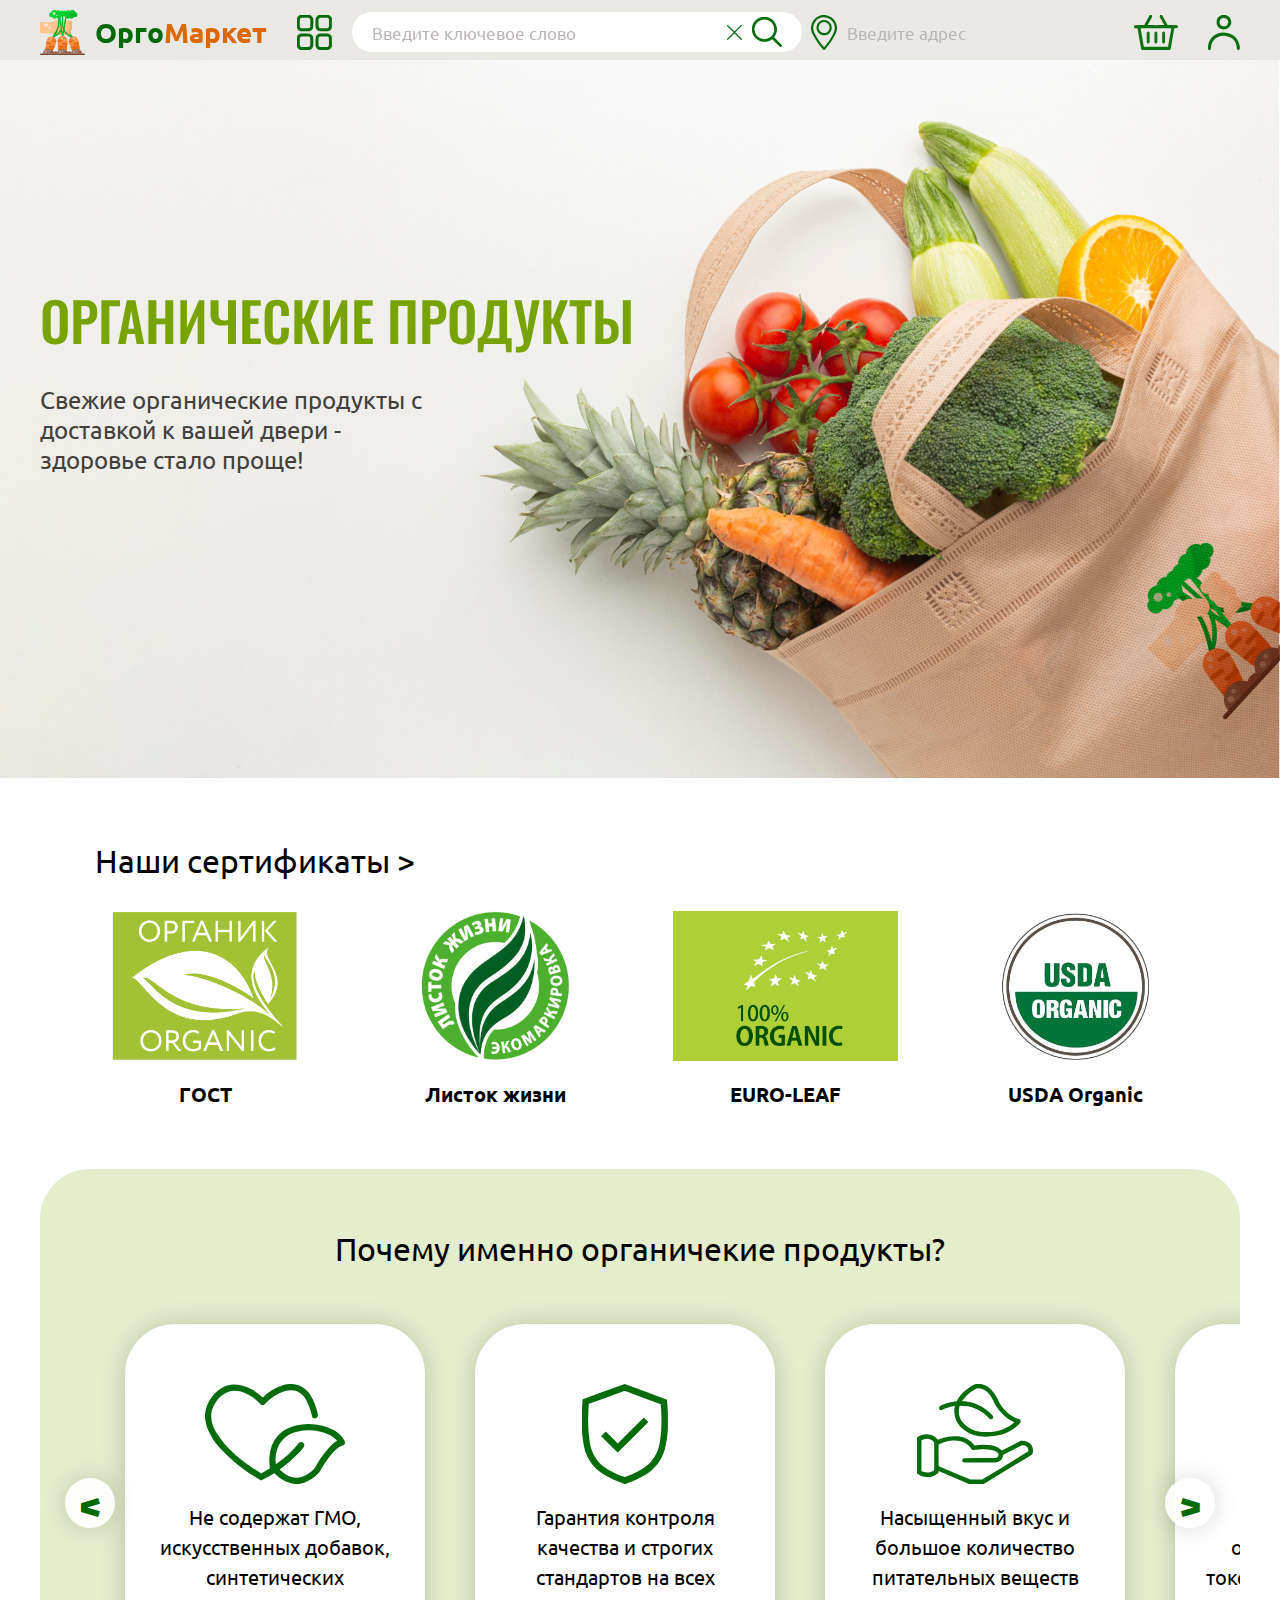
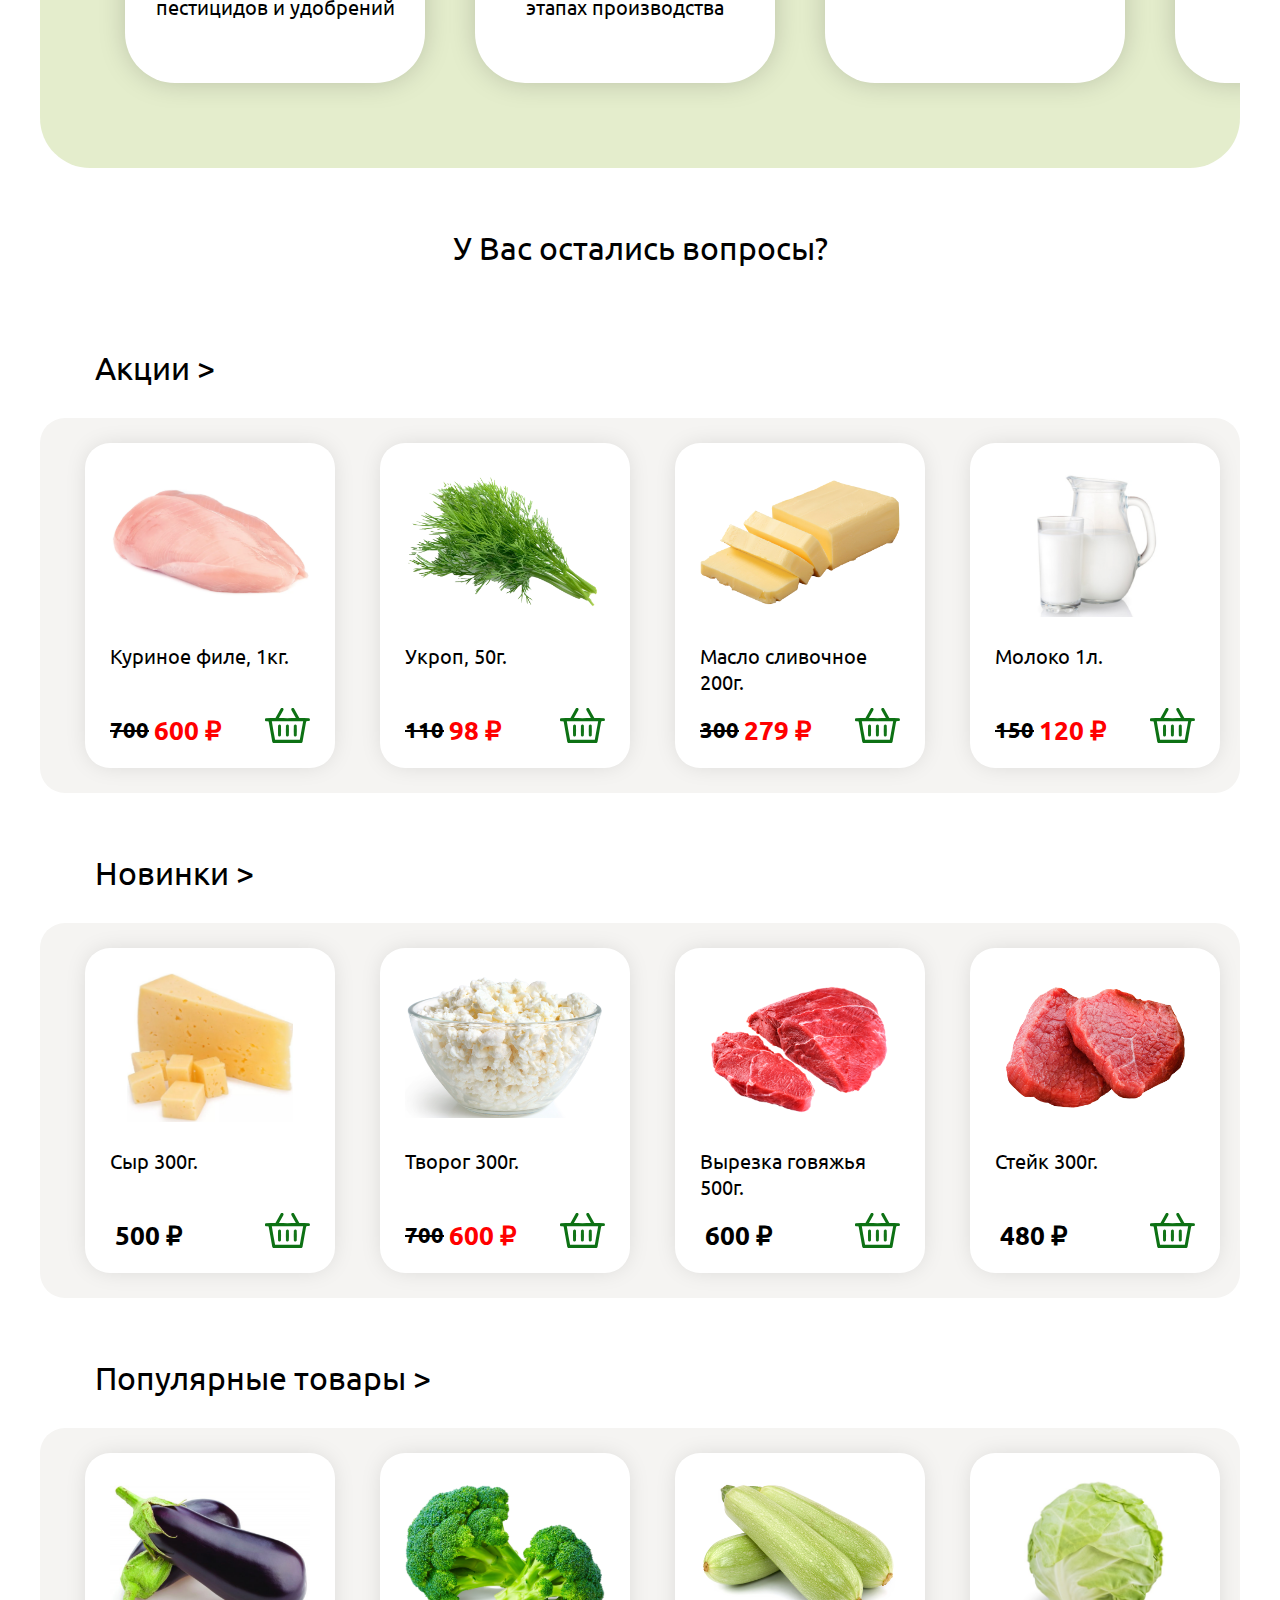
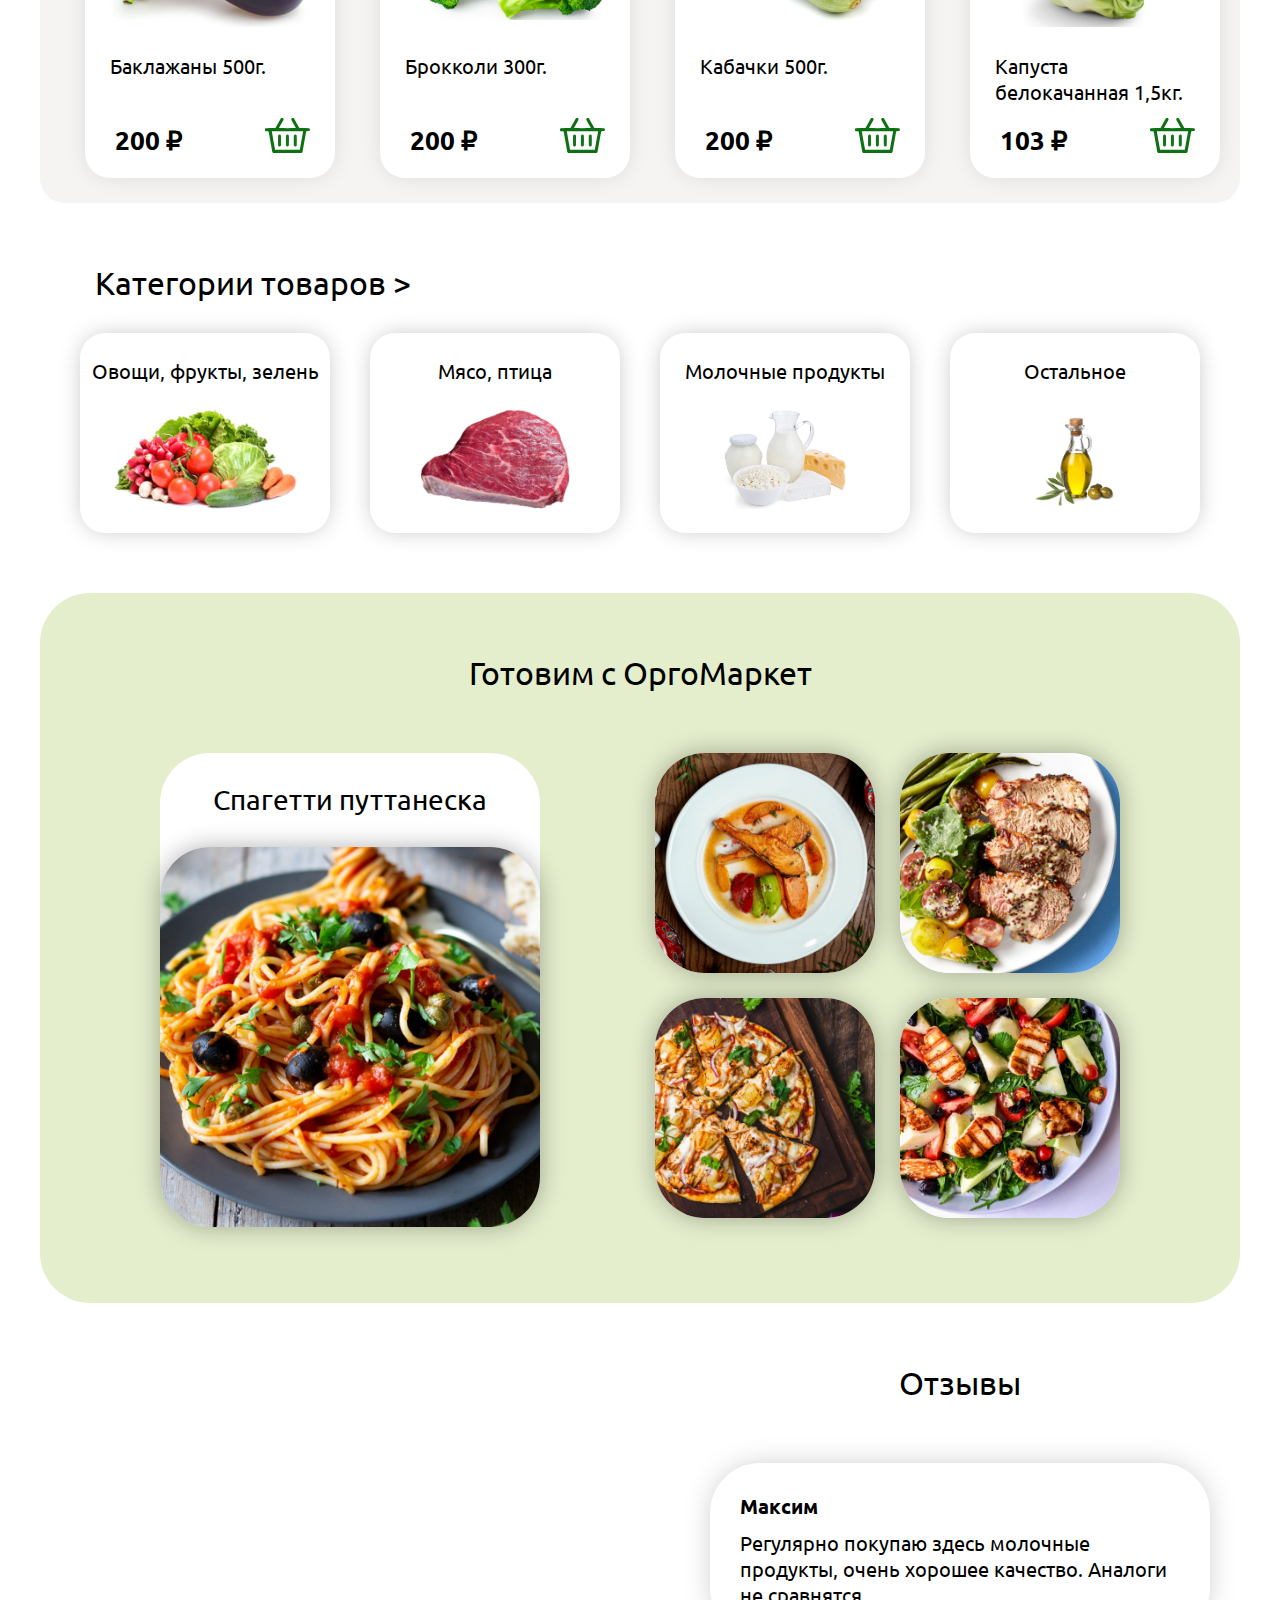
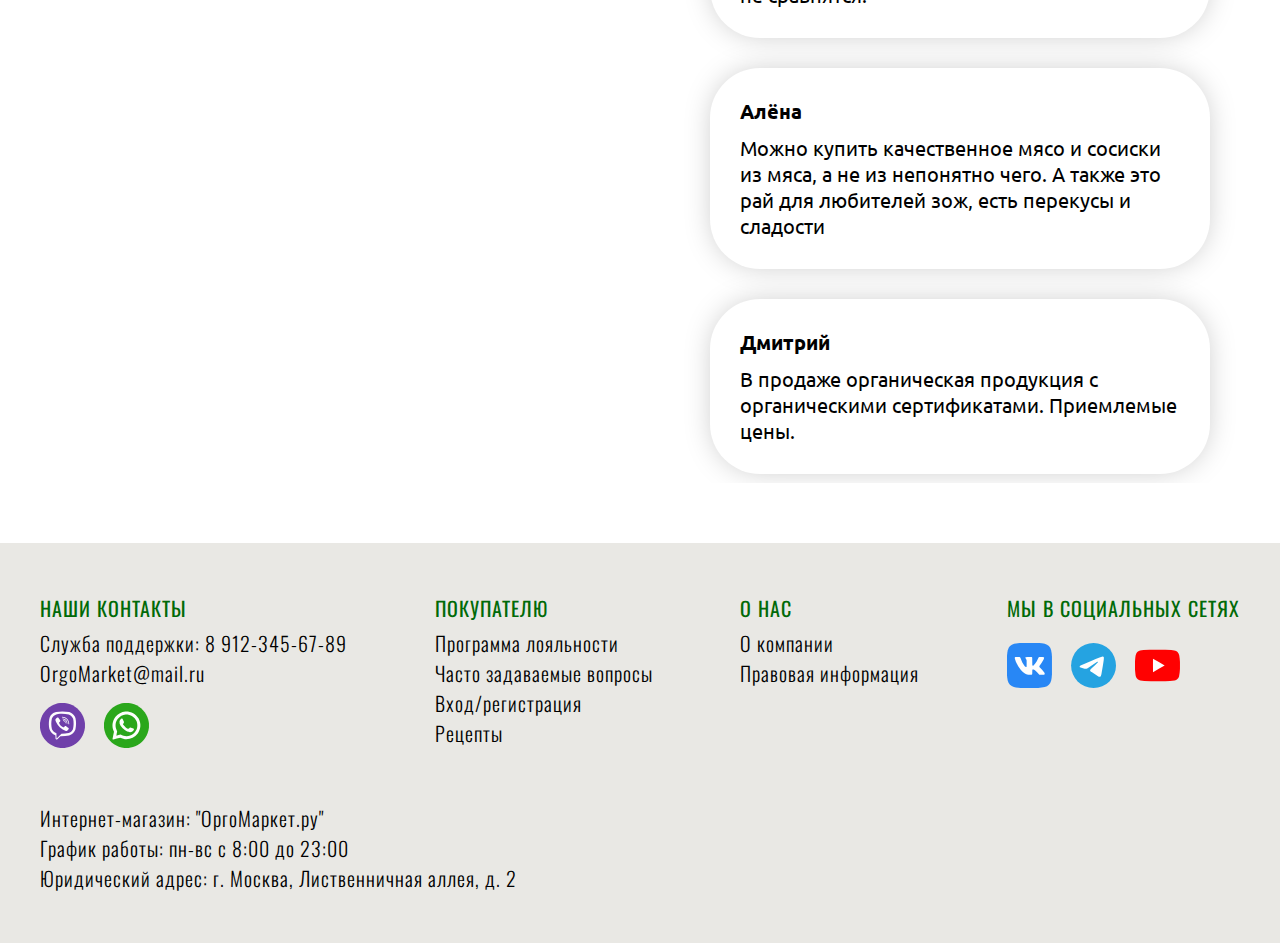
<file: index.html>
<!DOCTYPE html>
<html lang="ru">

<head>
  <meta charset="UTF-8" />
  <meta name="viewport" content="width=device-width, initial-scale=1.0" />
  <title>ОргоМаркет</title>
  <link rel="stylesheet" href="style.css" />
  <link rel="icon" href="images/logo.ico" type="image/x-icon">
  <link rel="preconnect" href="https://fonts.googleapis.com" />
  <link rel="preconnect" href="https://fonts.gstatic.com" crossorigin />
  <link href="https://fonts.googleapis.com/css2?family=Ubuntu:wght@300&display=swap" rel="stylesheet" />
  <link href="https://fonts.googleapis.com/css2?family=Ubuntu:wght@300;700&display=swap" rel="stylesheet" />
  <link rel="preconnect" href="https://fonts.googleapis.com" />
  <link rel="preconnect" href="https://fonts.gstatic.com" crossorigin />
  <link href="https://fonts.googleapis.com/css2?family=Oswald:wght@200..700&display=swap" rel="stylesheet" />
</head>

<body>
  <header>
    <div class="header">
      <div class="group">
        <img src="images/logo.svg" alt="" class="logo" />
        <a href="index.html" class="name">Орго<span class="name">Маркет</span></a>
      </div>
      <div class="group">
        <a href="catalog.html" class="menu" title="Каталог"><img src="images/menu.svg" alt="" class="menu" id="menu"
            onmouseover="changeSrc(this)" onmouseout="changeSrc(this)" /></a>
        <input class="find" type="text" placeholder="Введите ключевое слово" title="Введите слово" />
        <img src="images/cross.svg" alt="" class="cross" id="cross" onmouseover="changeSrc(this)"
          onmouseout="changeSrc(this)" />
        <img src="images/find.svg" class="find" id="find" onmouseover="changeSrc(this)" onmouseout="changeSrc(this)" />
      </div>
      <div class="location">
        <img src="images/location.svg" alt="" class="location" id="loc" onmouseover="changeSrc(this)"
          onmouseout="changeSrc(this)" />
        <input class="location" type="text" placeholder="Введите адрес" title="Введите адрес" />
      </div>
      <div class="group">
        <a href="basket.html" class="basket" title="Корзина"><img src="images/basket.svg" alt="" class="basket" id="bas"
            onmouseover="changeSrc(this)" onmouseout="changeSrc(this)" /></a>
        <a href="" class="account no_active" title="Аккаунт"><img src="images/account.svg" alt="" class="account"
            id="acc" onmouseover="changeSrc(this)" onmouseout="changeSrc(this)" /></a>
      </div>
    </div>
  </header>
  <div class="start">
    <img src="images/back.png" alt="" class="start" />
    <div class="start_content">
      <p class="name_phrase">ОРГАНИЧЕСКИЕ ПРОДУКТЫ</p>
      <p class="phrase">
        Свежие органические продукты с <br />
        доставкой к вашей двери - <br />
        здоровье стало проще!
      </p>
    </div>
  </div>
  <div class="content">
    <a href="about.html#cert" class="block">Наши сертификаты ></a>
    <div class="certificate_block">
      <div class="certificate_content">
        <a class="certificate_content_i" href="about.html#cert1">
          <img src="images/cert1.png" alt="" class="certificate_content_i" />
          <p class="certificate_content_i">ГОСТ</p>
        </a>
        <a class="certificate_content_i" href="about.html#cert2">
          <img src="images/cert2.png" alt="" class="certificate_content_i" />
          <p class="certificate_content_i">Листок жизни</p>
        </a>
        <a class="certificate_content_i" href="about.html#cert3">
          <img src="images/cert3.png" alt="" class="certificate_content_i" />
          <p class="certificate_content_i">EURO-LEAF</p>
        </a>
        <a class="certificate_content_i" href="about.html#cert4">
          <img src="images/cert4.png" alt="" class="certificate_content_i" />
          <p class="certificate_content_i">USDA Organic</p>
        </a>
      </div>
    </div>
  </div>
  <div class="content">
    <div class="why_block">
      <a href="about.html#why" class="h">Почему именно органичекие продукты?</a>
      <div class="why_content">
        <button class="right">
          < </button>
            <button class="left">></button>
            <div class="why_block1" id="why1">
              <img src="images/why6.svg" alt="" class="why_block1" id="why1" />
              <p class="why_block1">
                Не содержат ГМО, искусственных добавок, синтетических пестицидов и
                удобрений
              </p>
            </div>
            <div class="why_block1" id="why2">
              <img src="images/why4.svg" alt="" class="why_block1">
              <p class="why_block1">Гарантия контроля качества и строгих стандартов на всех этапах производства</p>
            </div>
            <div class="why_block1" id="why3">
              <img src="images/why5.svg" alt="" class="why_block1">
              <p class="why_block1">Насыщенный вкус и большое количество питательных веществ</p>
            </div>
            <div class="why_block1" id="why4">
              <img src="images/why7.svg" alt="" class="why_block1">
              <p class="why_block1">
                Не загрязняют окружающую среду токсичными веществами
              </p>
            </div>
            <div class="why_block1" id="why5">
              <img src="images/why3.svg" alt="" ыы class="why_block1">
              <p class="why_block1">
                Поддержка местных фермеров способствует развитию сельского
                хозяйства
              </p>
            </div>
      </div>
    </div>
    <a href="questions.html" class="havequestions">У Вас остались вопросы?</a>
    <br>
    <a href="catalog.html" class="block" onclick="product9()">Акции ></a>
    <div class="block1" id="stocks">
    </div>
    <a href="catalog.html" class="block" onclick="product10()">Новинки ></a>
    <div class="block1" id="new">
    </div>
    <a href="catalog.html" class="block" onclick="product11()">Популярные товары ></a>
    <div class="block1" id="popular">
    </div>
    <a href="catalog.html" class="block">Категории товаров ></a>
    <div class="block">
      <a href="catalog.html" class="block_category" onclick="cat1()">
        <p class="block_category">Овощи, фрукты, зелень</p>
        <img src="images/one.png" alt="" class="block_category" />
      </a>
      <a href="catalog.html" class="block_category" onclick="cat2()">
        <p class="block_category">Мясо, птица</p>
        <img src="images/two.png" alt="" class="block_category" />
      </a>
      <a href="catalog.html" class="block_category" onclick="cat3()">
        <p class="block_category">Молочные продукты</p>
        <img src="images/three.png" alt="" class="block_category" />
      </a>
      <a href="catalog.html" class="block_category" onclick="cat4()">
        <p class="block_category">Остальное</p>
        <img src="images/product35.png" alt="" class="block_category" />
      </a>
    </div>
  </div>
  <div class="content">
    <div class="recipes_block">
      <a href="" class="h no_active">Готовим с ОргоМаркет <br></a>
      <div class="recipes_content">
        <a href="recipe.html" class="recipe_main">
          <p class="recipe_name">Спагетти путтанеска</p>
          <img src="images/food1_s.png" alt="" class="recipe_main_img">
        </a>
        <div class="group_recipe">
          <a href="recipe.html" class="recipe_second">
            <img src="images/food5_s.png" alt="" class="recipe_second_img">
          </a>
          <a href="recipe.html" c class="recipe_second">
            <img src="images/food3_s.png" alt="" class="recipe_second_img">
          </a>
          <a href="recipe.html" c class="recipe_second">
            <img src="images/food4_s.png" alt="" class="recipe_second_img">
          </a>
          <a href="recipe.html" c class="recipe_second">
            <img src="images/food2_s.png" alt="" class="recipe_second_img">
          </a>
        </div>
      </div>
    </div>
    <div class="map_reviews">
      <iframe
        src="https://yandex.ru/map-widget/v1/?um=constructor%3Adc9a01ca57adeb2c2d527e877a423348bef53fb1e2d94b077ebbcacd85c2bae3&amp;source=constructor"
        width="560" height="720" frameborder="0"></iframe>
      <div class="reviews">
        <p class="reviews">Отзывы</p>
        <div class="review">
          <p class="name">Максим</p>
          <p class="review">Регулярно покупаю здесь молочные продукты, очень хорошее качество. Аналоги не сравнятся.</p>
        </div>
        <div class="review">
          <p class="name">Алёна</p>
          <p class="review">Можно купить качественное мясо и сосиски из мяса, а не из непонятно чего. А также это рай для любителей зож, есть
          перекусы и сладости</p>
        </div>
         <div class="review">
          <p class="name">Дмитрий</p>
          <p class="review">В продаже органическая продукция с органическими сертификатами. Приемлемые  цены.</p>
        </div>
    </div>
</div>
  </div>
  <footer>
    <div class="footer">
      <div>
        <p class="title">НАШИ КОНТАКТЫ</p>
        <p class="info">Служба поддержки: 8 912-345-67-89</p>
        <p class="info">OrgoMarket@mail.ru</p>
        <img src="images/vb.svg" alt="" class="contact" />
        <img src="images/wa.svg" alt="" class="contact" />
      </div>
      <div class="bottom">
        <p class="info">Интернет-магазин: "ОргоМаркет.ру"</p>
        <p class="info">График работы: пн-вс c 8:00 до 23:00</p>
        <p class="info">
          Юридический адрес: г. Москва, Лиственничная аллея, д. 2
        </p>
      </div>
      <div>
        <p class="title">ПОКУПАТЕЛЮ</p>
        <a href="" class="info no_active">Программа лояльности</a>
        <a href="questions.html" class="info">Часто задаваемые вопросы</a>
        <a href="" class="info no_active">Вход/регистрация</a>
        <a href="recipe.html" class="info">Рецепты</a>
      </div>
      <div>
        <p class="title">О НАС</p>
        <a href="about.html" class="info">О компании</a>
        <a href="" class="info no_active">Правовая информация</a>
      </div>
      <div>
        <p class="title">МЫ В СОЦИАЛЬНЫХ СЕТЯХ</p>
        <img src="images/vk.svg" alt="" class="contact" />
        <img src="images/tg.svg" alt="" class="contact" />
        <img src="images/yt.svg" alt="" class="contact" />
      </div>
    </div>
  </footer>
</body>
<script src="script.js"></script>

</html>
</file>
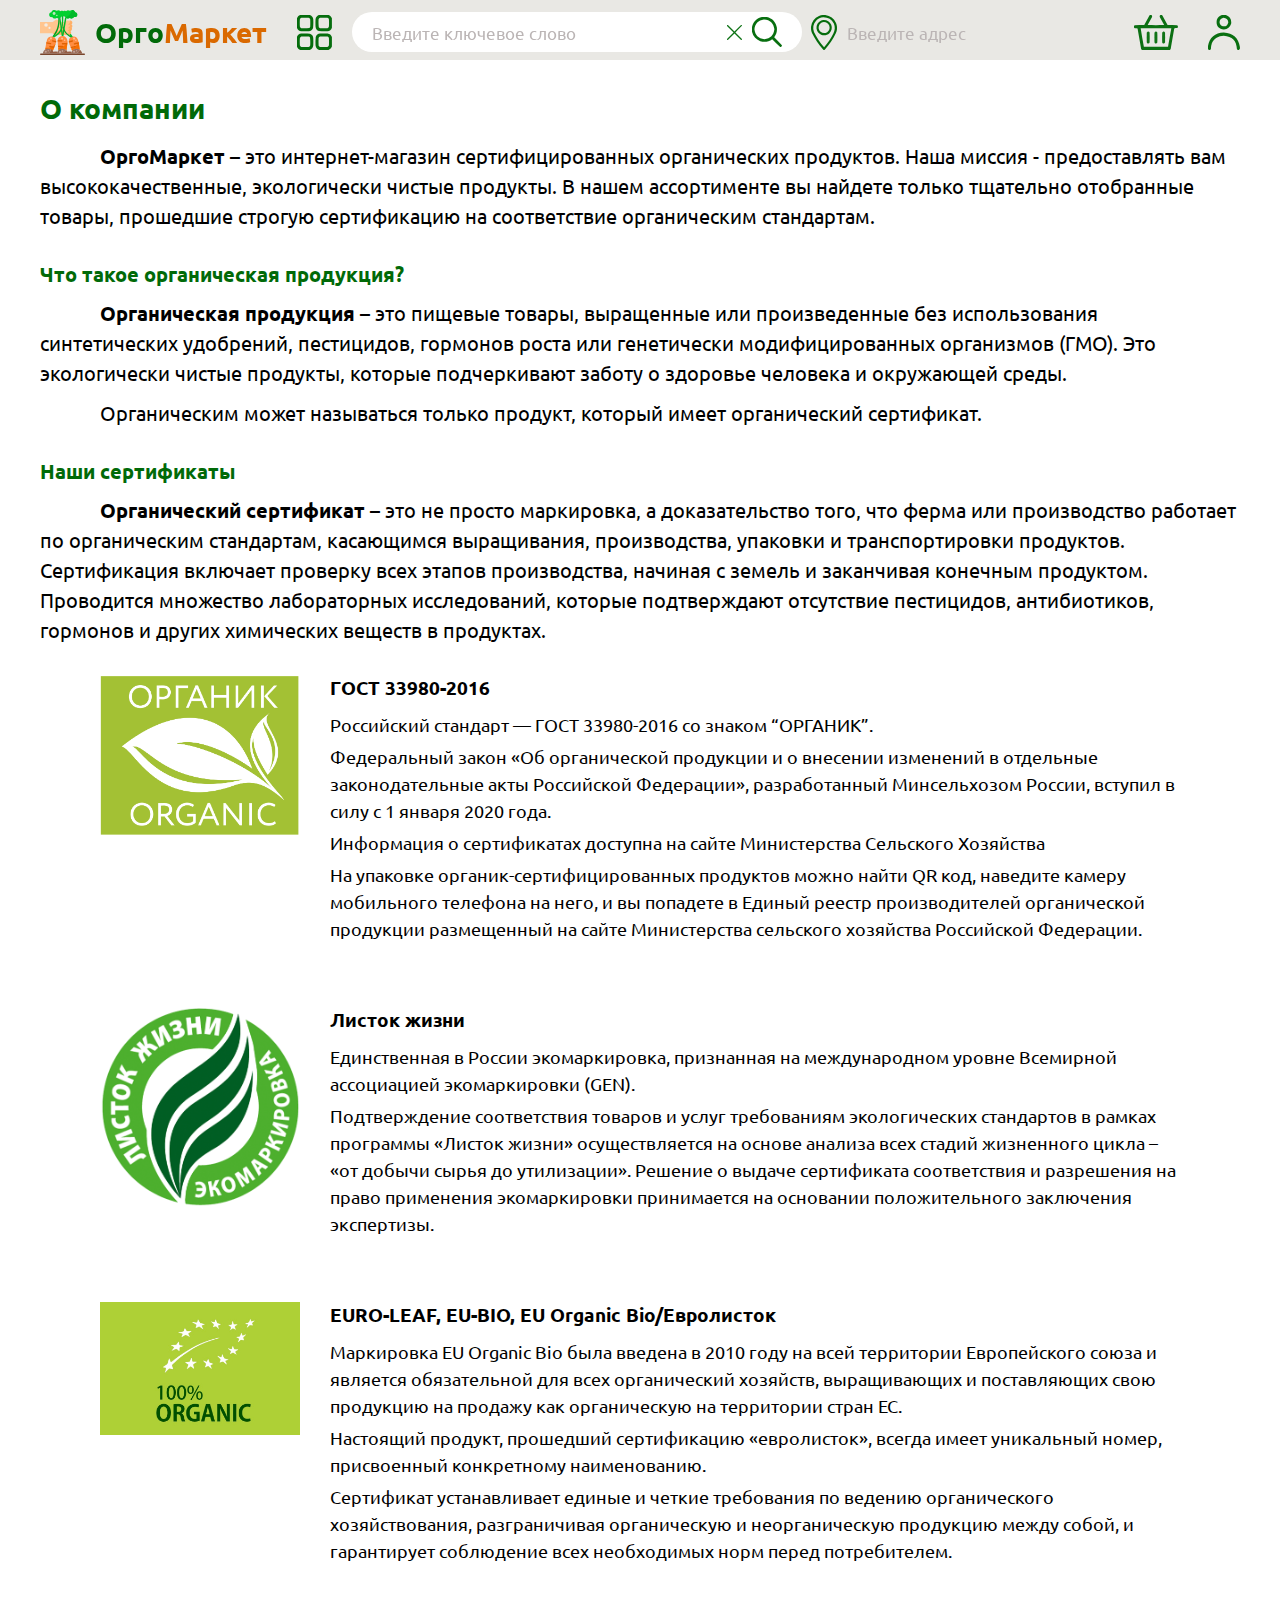
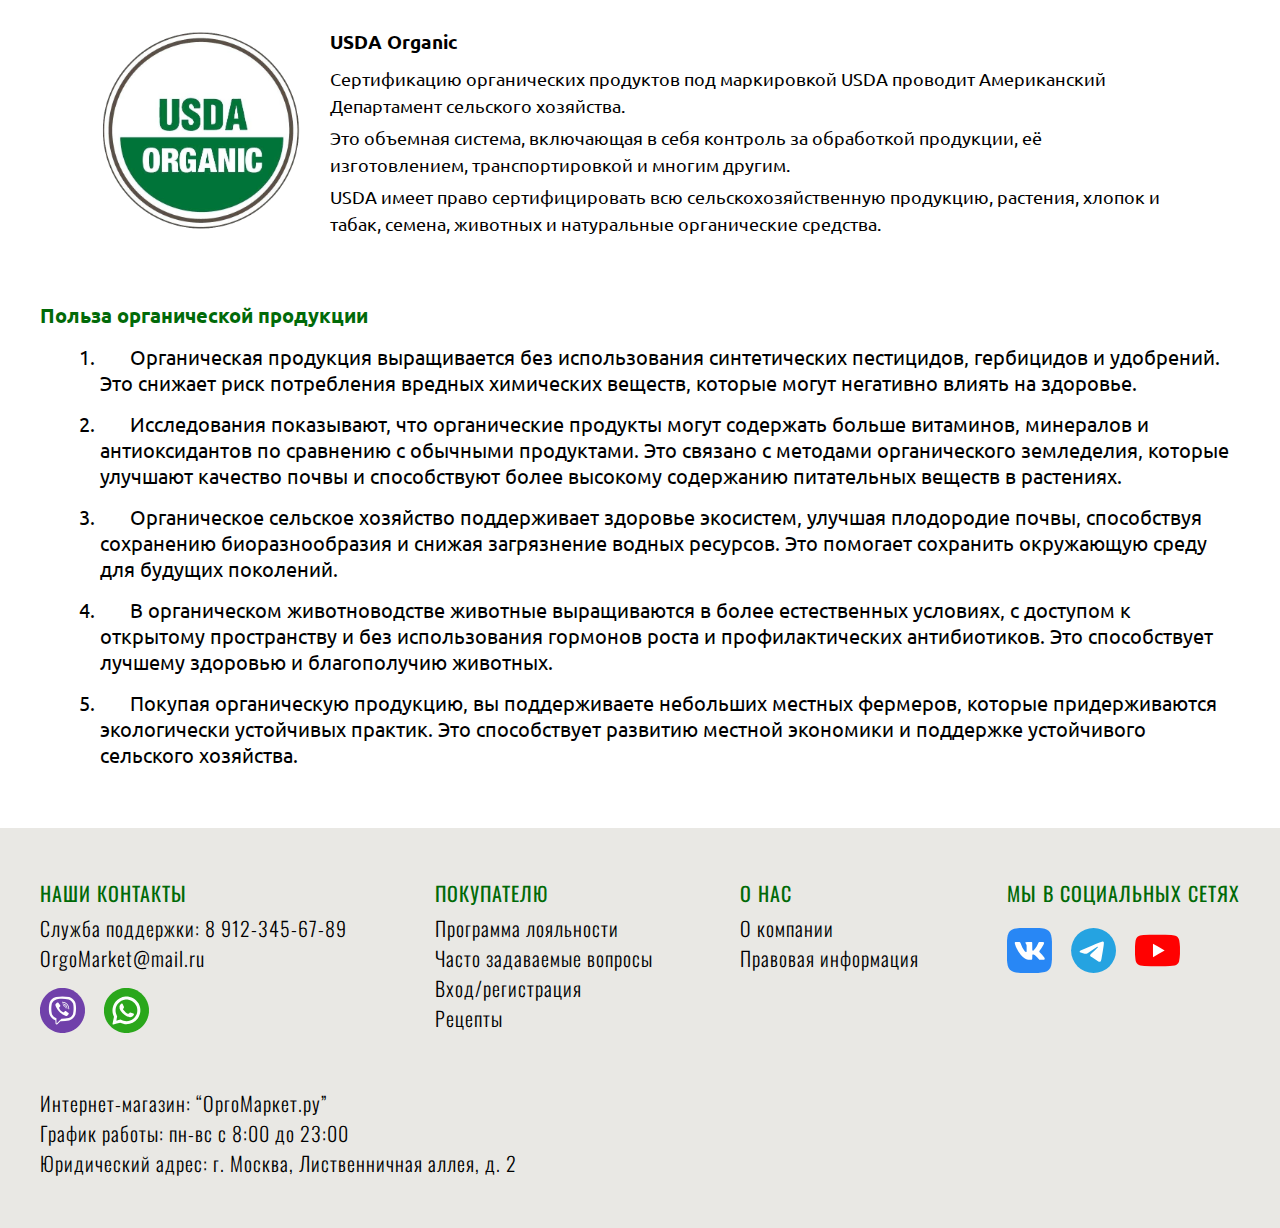
<file: about.html>
<!DOCTYPE html>
<html lang="ru">

<head>
    <meta charset="UTF-8">
    <meta name="viewport" content="width=device-width, initial-scale=1.0">
    <title>О компании</title>
    <link rel="stylesheet" href="style.css">
    <link rel="stylesheet" href="pattern.css">
    <link rel="icon" href="images/logo.ico" type="image/x-icon">
    <link rel="preconnect" href="https://fonts.googleapis.com">
    <link rel="preconnect" href="https://fonts.gstatic.com" crossorigin>
    <link href="https://fonts.googleapis.com/css2?family=Ubuntu:wght@300&display=swap" rel="stylesheet">
    <link href="https://fonts.googleapis.com/css2?family=Ubuntu:wght@300;700&display=swap" rel="stylesheet">
    <link rel="preconnect" href="https://fonts.googleapis.com">
    <link rel="preconnect" href="https://fonts.gstatic.com" crossorigin>
    <link href="https://fonts.googleapis.com/css2?family=Oswald:wght@200..700&display=swap" rel="stylesheet">
</head>

<body>
    <header>
        <div class="header">
            <div class="group">
                <img src="images/logo.svg" alt="" class="logo" />
                <a href="index.html" class="name">Орго<span class="name">Маркет</span></a>
            </div>
            <div class="group">
                <a href="catalog.html" class="menu" title="Каталог"><img src="images/menu.svg" alt="" class="menu"
                        id="menu" onmouseover="changeSrc(this)" onmouseout="changeSrc(this)" /></a>
                <input class="find" type="text" placeholder="Введите ключевое слово" title="Введите слово" />
                <img src="images/cross.svg" alt="" class="cross" id="cross" onmouseover="changeSrc(this)"
                    onmouseout="changeSrc(this)" />
                <img src="images/find.svg" class="find" id="find" onmouseover="changeSrc(this)"
                    onmouseout="changeSrc(this)" />
            </div>
            <div class="location">
                <img src="images/location.svg" alt="" class="location" id="loc" onmouseover="changeSrc(this)"
                    onmouseout="changeSrc(this)" />
                <input class="location" type="text" placeholder="Введите адрес" title="Введите адрес" />
            </div>
            <div class="group">
                <a href="basket.html" class="basket" title="Корзина"><img src="images/basket.svg" alt="" class="basket"
                        id="bas" onmouseover="changeSrc(this)" onmouseout="changeSrc(this)" /></a>
                <a href="" class="account no_active" title="Аккаунт"><img src="images/account.svg" alt=""
                        class="account" id="acc" onmouseover="changeSrc(this)" onmouseout="changeSrc(this)" /></a>
            </div>
        </div>
    </header>
    <div class="pattern_content">
        <h1>О компании</h1>
        <p class="text"><b>ОргоМаркет</b> – это интернет-магазин сертифицированных органических продуктов. Наша миссия -
            предоставлять вам высококачественные, экологически чистые продукты. В нашем ассортименте вы найдете только
            тщательно отобранные товары, прошедшие строгую сертификацию на соответствие органическим стандартам.</p>
        <h2>Что такое органическая продукция?</h2>
        <p class="text"><b>Органическая продукция</b> – это пищевые товары, выращенные или произведенные без
            использования синтетических удобрений, пестицидов, гормонов роста или генетически модифицированных
            организмов (ГМО). Это экологически чистые продукты, которые подчеркивают заботу о здоровье человека и
            окружающей среды.</p>
        <p class="text" id="cert">Органическим может называться только продукт, который имеет органический сертификат.
        </p>
        <h2>Наши сертификаты</h2>
        <p class="text" id="cert1"><b>Органический сертификат</b> – это не просто маркировка, а доказательство того, что
            ферма или производство работает по органическим стандартам, касающимся выращивания, производства, упаковки и
            транспортировки продуктов. Сертификация включает проверку всех этапов производства, начиная с земель и
            заканчивая конечным продуктом. Проводится множество лабораторных исследований, которые подтверждают
            отсутствие пестицидов, антибиотиков, гормонов и других химических веществ в продуктах.</p>
        <div class="cert">
            <div><img src="images/cert1.png" alt="" class="cert"></div>
            <div>
                <h3>ГОСТ 33980-2016</h3>
                <p class="cert">Российский стандарт — ГОСТ 33980-2016 со знаком “ОРГАНИК”.</p>
                <p class="cert">Федеральный закон «Об органической продукции и о внесении изменений в отдельные
                    законодательные акты Российской Федерации», разработанный Минсельхозом России, вступил в силу с 1
                    января 2020 года.</p>
                <p class="cert">Информация о сертификатах доступна на сайте Министерства Сельского Хозяйства</p>
                <p class="cert" id="cert2">На упаковке органик-сертифицированных продуктов можно найти QR код, наведите
                    камеру мобильного телефона на него, и вы попадете в Единый реестр производителей органической
                    продукции размещенный на сайте Министерства сельского хозяйства Российской Федерации. </p>
            </div>
        </div>
        <div class="cert">
            <div> <img src="images/cert2.png" alt="" class="cert"></div>
            <div>
                <h3>Листок жизни</h3>
                <p class="cert">Единственная в России экомаркировка, признанная на международном уровне Всемирной
                    ассоциацией экомаркировки (GEN).</p>
                <p class="cert" id="cert3">Подтверждение соответствия товаров и услуг требованиям экологических
                    стандартов в рамках программы «Листок жизни» осуществляется на основе анализа всех стадий жизненного
                    цикла – «от добычи сырья до утилизации». Решение о выдаче сертификата соответствия и разрешения на
                    право применения экомаркировки принимается на основании положительного заключения экспертизы.</p>
            </div>
        </div>
        <div class="cert">
            <div> <img src="images/cert3.png" alt="" class="cert"></div>
            <div>
                <h3>EURO-LEAF, EU-BIO, EU Organic Bio/Евролисток</h3>
                <p class="cert">Маркировка EU Organic Bio была введена в 2010 году на всей территории Европейского союза
                    и является обязательной для всех органический хозяйств, выращивающих и поставляющих свою продукцию
                    на продажу как органическую на территории стран ЕС.</p>
                <p class="cert">Настоящий продукт, прошедший сертификацию «евролисток», всегда имеет уникальный номер,
                    присвоенный конкретному наименованию.</p>
                <p class="cert" id="cert4">Сертификат устанавливает единые и четкие требования по ведению органического
                    хозяйствования, разграничивая органическую и неорганическую продукцию между собой, и гарантирует
                    соблюдение всех необходимых норм перед потребителем. </p>
            </div>
        </div>
        <div class="cert">
            <div> <img src="images/cert4.png" alt="" class="cert"></div>
            <div>
                <h3>USDA Organic</h3>
                <p class="cert">Сертификацию органических продуктов под маркировкой USDA проводит Американский
                    Департамент сельского хозяйства.</p>
                <p class="cert">Это объемная система, включающая в себя контроль за обработкой продукции, её
                    изготовлением, транспортировкой и многим другим.</p>
                <p class="cert" id="why">USDA имеет право сертифицировать всю сельскохозяйственную продукцию, растения,
                    хлопок и табак, семена, животных и натуральные органические средства.</p>
            </div>
        </div>
        <h2>Польза органической продукции</h2>
        <p class="text">
        <ol>
            <li>Органическая продукция выращивается без использования синтетических пестицидов, гербицидов и удобрений.
                Это снижает риск потребления вредных химических веществ, которые могут негативно влиять на здоровье.
            </li>
            <li>Исследования показывают, что органические продукты могут содержать больше витаминов, минералов и
                антиоксидантов по сравнению с обычными продуктами. Это связано с методами органического земледелия,
                которые улучшают качество почвы и способствуют более высокому содержанию питательных веществ в
                растениях.</li>
            <li>Органическое сельское хозяйство поддерживает здоровье экосистем, улучшая плодородие почвы, способствуя
                сохранению биоразнообразия и снижая загрязнение водных ресурсов. Это помогает сохранить окружающую среду
                для будущих поколений.</li>
            <li>В органическом животноводстве животные выращиваются в более естественных условиях, с доступом к
                открытому пространству и без использования гормонов роста и профилактических антибиотиков. Это
                способствует лучшему здоровью и благополучию животных.</li>
            <li id="cert">Покупая органическую продукцию, вы поддерживаете небольших местных фермеров, которые
                придерживаются
                экологически устойчивых практик. Это способствует развитию местной экономики и поддержке устойчивого
                сельского хозяйства.</li>
        </ol>
        </p>
    </div>
    <footer>
        <div class="footer">
            <div>
                <p class="title">НАШИ КОНТАКТЫ</p>
                <p class="info">Служба поддержки: 8 912-345-67-89</p>
                <p class="info">OrgoMarket@mail.ru</p>
                <img src="images/vb.svg" alt="" class="contact" />
                <img src="images/wa.svg" alt="" class="contact" />
            </div>
            <div class="bottom">
                <p class="info">Интернет-магазин: “ОргоМаркет.ру”</p>
                <p class="info">График работы: пн-вс c 8:00 до 23:00</p>
                <p class="info">
                    Юридический адрес: г. Москва, Лиственничная аллея, д. 2
                </p>
            </div>
            <div>
                <p class="title">ПОКУПАТЕЛЮ</p>
                <a href="" class="info no_active">Программа лояльности</a>
                <a href="questions.html" class="info">Часто задаваемые вопросы</a>
                <a href="" class="info no_active">Вход/регистрация</a>
                <a href="recipe.html" class="info">Рецепты</a>
            </div>
            <div>
                <p class="title">О НАС</p>
                <a href="about.html" class="info">О компании</a>
                <a href="" class="info no_active">Правовая информация</a>
            </div>
            <div>
                <p class="title">МЫ В СОЦИАЛЬНЫХ СЕТЯХ</p>
                <img src="images/vk.svg" alt="" class="contact" />
                <img src="images/tg.svg" alt="" class="contact" />
                <img src="images/yt.svg" alt="" class="contact" />
            </div>
        </div>
    </footer>
</body>
<script src="script.js"></script>

</html>
</file>
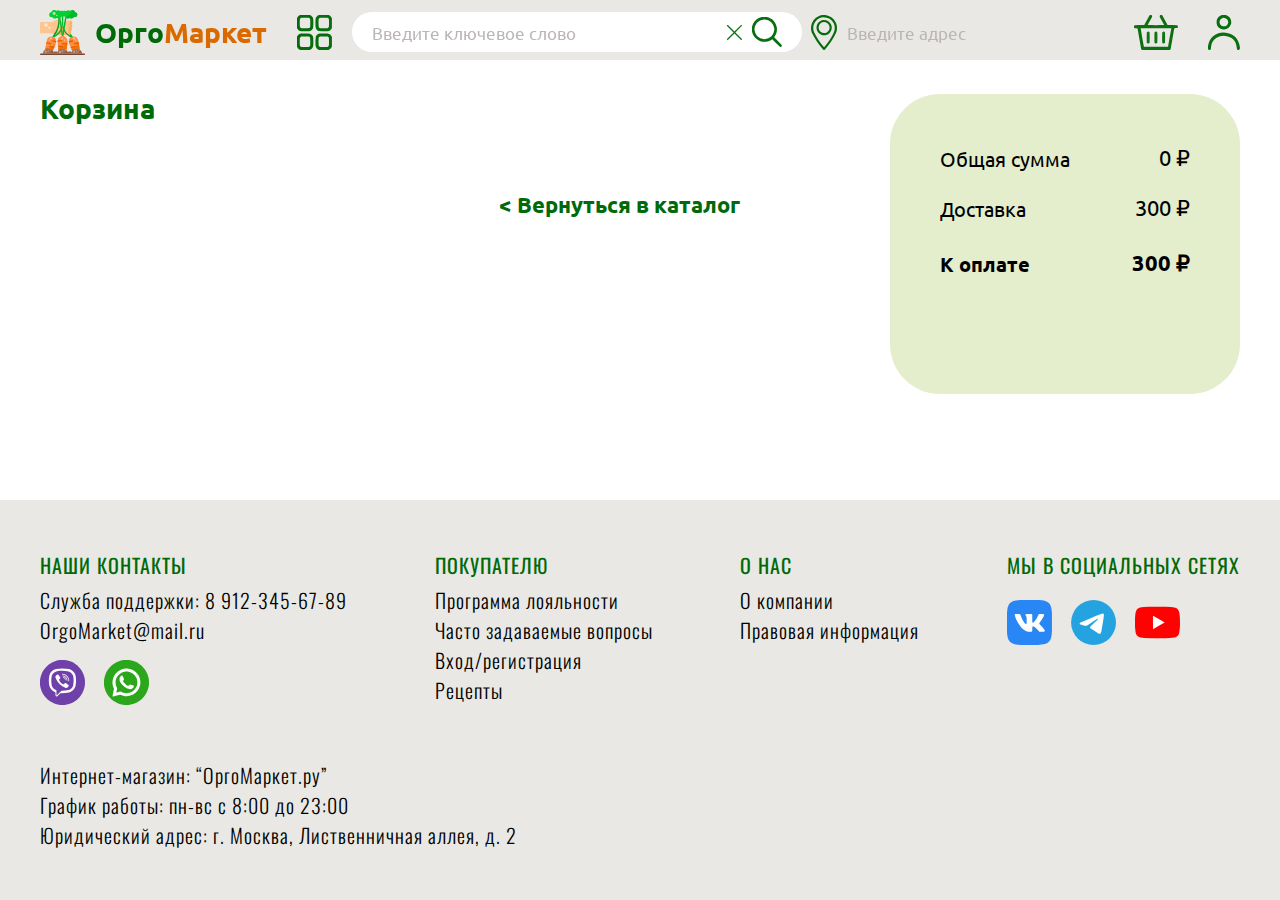
<file: basket.html>
<!DOCTYPE html>
<html lang="ru">

<head>
    <meta charset="UTF-8">
    <meta name="viewport" content="width=device-width, initial-scale=1.0">
    <title>Корзина</title>
    <link rel="stylesheet" href="style.css">
    <link rel="stylesheet" href="pattern.css">
    <link rel="icon" href="images/logo.ico" type="image/x-icon">
    <link rel="preconnect" href="https://fonts.googleapis.com">
    <link rel="preconnect" href="https://fonts.gstatic.com" crossorigin>
    <link href="https://fonts.googleapis.com/css2?family=Ubuntu:wght@300&display=swap" rel="stylesheet">
    <link href="https://fonts.googleapis.com/css2?family=Ubuntu:wght@300;700&display=swap" rel="stylesheet">
    <link rel="preconnect" href="https://fonts.googleapis.com">
    <link rel="preconnect" href="https://fonts.gstatic.com" crossorigin>
    <link href="https://fonts.googleapis.com/css2?family=Oswald:wght@200..700&display=swap" rel="stylesheet">
</head>

<body>
    <header>
        <div class="header">
            <div class="group">
                <img src="images/logo.svg" alt="" class="logo" />
                <a href="index.html" class="name">Орго<span class="name">Маркет</span></a>
            </div>
            <div class="group">
                <a href="catalog.html" class="menu" title="Каталог"><img src="images/menu.svg" alt="" class="menu"
                        id="menu" onmouseover="changeSrc(this)" onmouseout="changeSrc(this)" /></a>
                <input class="find" type="text" placeholder="Введите ключевое слово" title="Введите слово" />
                <img src="images/cross.svg" alt="" class="cross" id="cross" onmouseover="changeSrc(this)"
                    onmouseout="changeSrc(this)" />
                <img src="images/find.svg" class="find" id="find" onmouseover="changeSrc(this)"
                    onmouseout="changeSrc(this)" />
            </div>
            <div class="location">
                <img src="images/location.svg" alt="" class="location" id="loc" onmouseover="changeSrc(this)"
                    onmouseout="changeSrc(this)" />
                <input class="location" type="text" placeholder="Введите адрес" title="Введите адрес" />
            </div>
            <div class="group">
                <a href="basket.html" class="basket" title="Корзина"><img src="images/basket.svg" alt="" class="basket"
                        id="bas" onmouseover="changeSrc(this)" onmouseout="changeSrc(this)" /></a>
                <a href="" class="account no_active" title="Аккаунт"><img src="images/account.svg" alt=""
                        class="account" id="acc" onmouseover="changeSrc(this)" onmouseout="changeSrc(this)" /></a>
            </div>
        </div>
    </header>
    <div class="content">
        <h1>Корзина</h1>
        <div class="flex">
            <div class="relative">
                <button id="clearBasket">Очистить корзину</button>
                <div class="products" id="basket_items">
                </div>
                <a class="return" href="catalog.html">
                    < Вернуться в каталог</a>
            </div>
            <div class="total">
                <div class="flex">
                    <p class="information">Общая сумма</p>
                    <p class="info_price" id="total_sum"></p>
                </div>
                <div class="flex">
                    <p class="information">Доставка</p>
                    <p class="info_price" id="delivery"></p>
                </div>
                <div class="total_flex">
                    <p class="information">К оплате</p>
                    <p class="info_price" id="total"></p>
                </div>
                <p class="buy">Оформить заказ</p>
            </div>
        </div>
    </div>
    <footer>
        <div class="footer">
            <div>
                <p class="title">НАШИ КОНТАКТЫ</p>
                <p class="info">Служба поддержки: 8 912-345-67-89</p>
                <p class="info">OrgoMarket@mail.ru</p>
                <img src="images/vb.svg" alt="" class="contact" />
                <img src="images/wa.svg" alt="" class="contact" />
            </div>
            <div class="bottom">
                <p class="info">Интернет-магазин: “ОргоМаркет.ру”</p>
                <p class="info">График работы: пн-вс c 8:00 до 23:00</p>
                <p class="info">
                    Юридический адрес: г. Москва, Лиственничная аллея, д. 2
                </p>
            </div>
            <div>
                <p class="title">ПОКУПАТЕЛЮ</p>
                <a href="" class="info no_active">Программа лояльности</a>
                <a href="questions.html" class="info">Часто задаваемые вопросы</a>
                <a href="" class="info no_active">Вход/регистрация</a>
                <a href="recipe.html" class="info">Рецепты</a>
            </div>
            <div>
                <p class="title">О НАС</p>
                <a href="about.html" class="info">О компании</a>
                <a href="" class="info no_active">Правовая информация</a>
            </div>
            <div>
                <p class="title">МЫ В СОЦИАЛЬНЫХ СЕТЯХ</p>
                <img src="images/vk.svg" alt="" class="contact" />
                <img src="images/tg.svg" alt="" class="contact" />
                <img src="images/yt.svg" alt="" class="contact" />
            </div>
        </div>
    </footer>
</body>
<script src="script.js"></script>

</html>
</file>
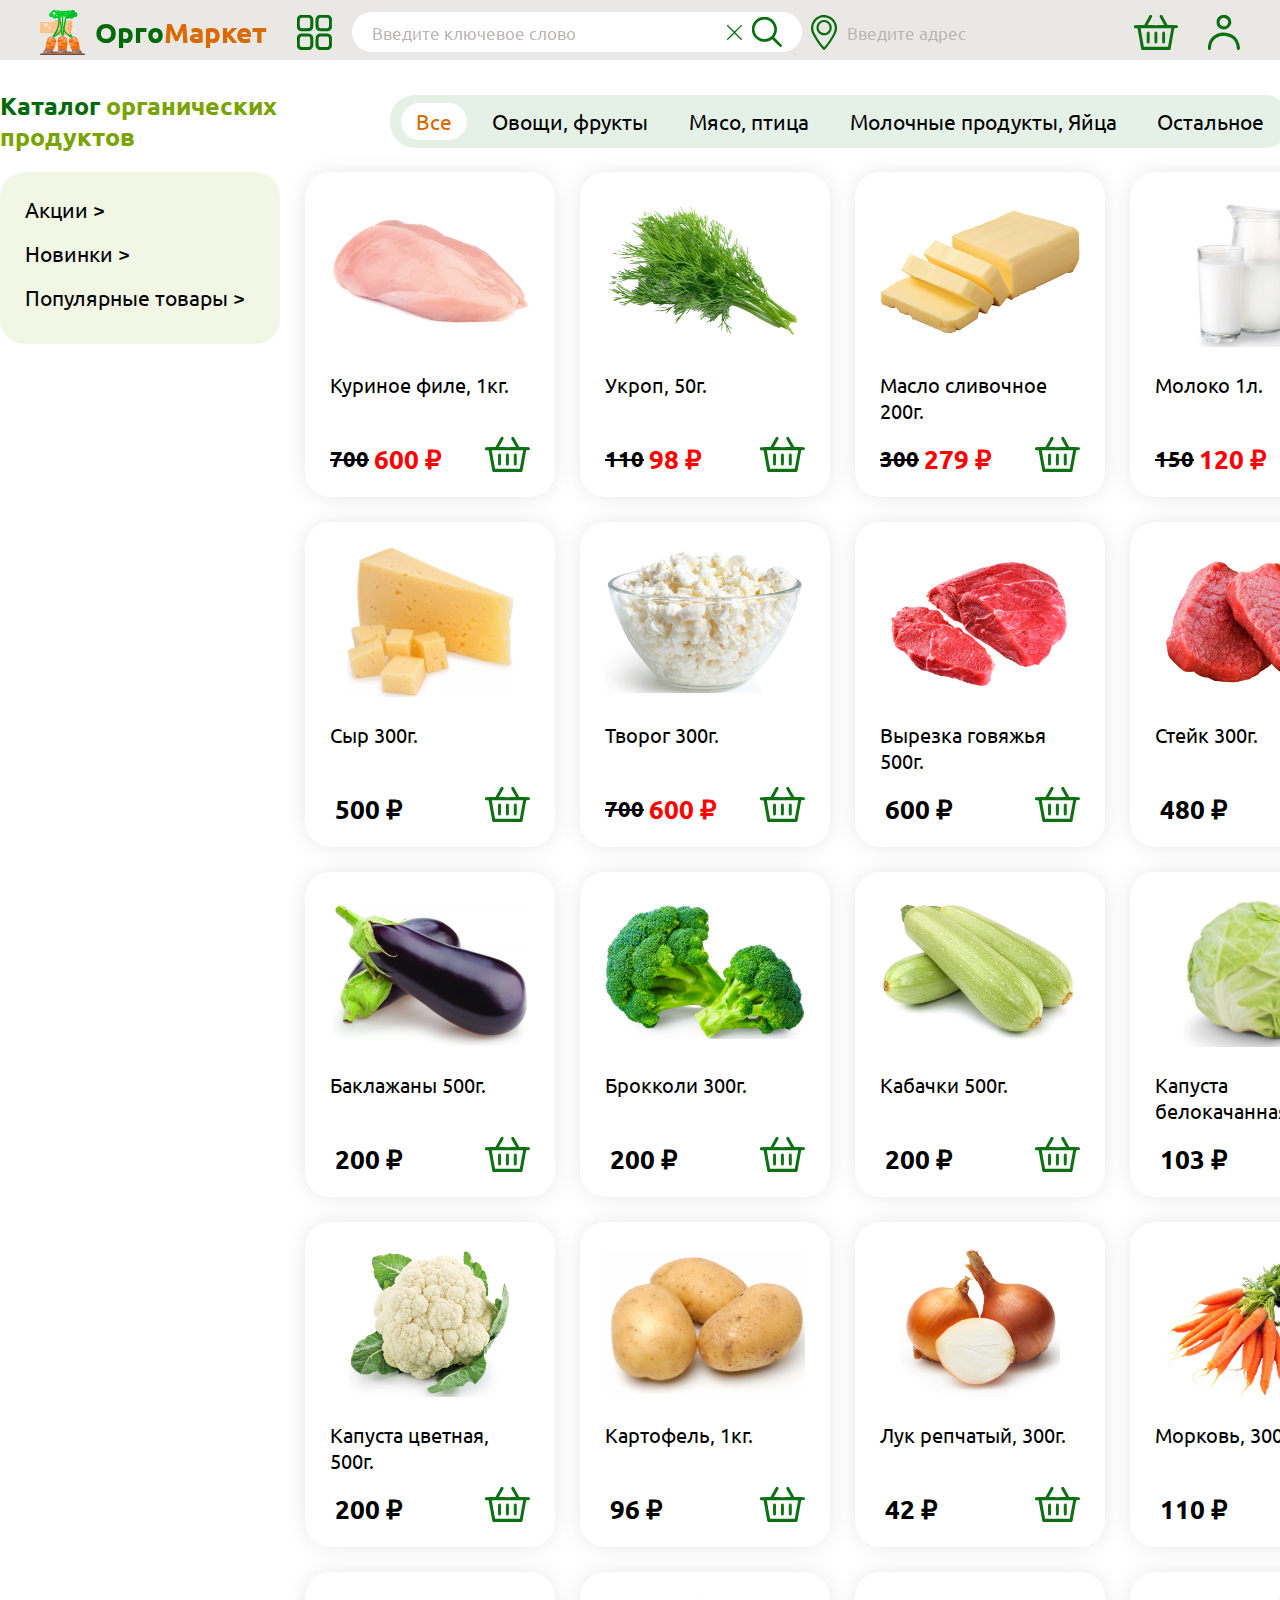
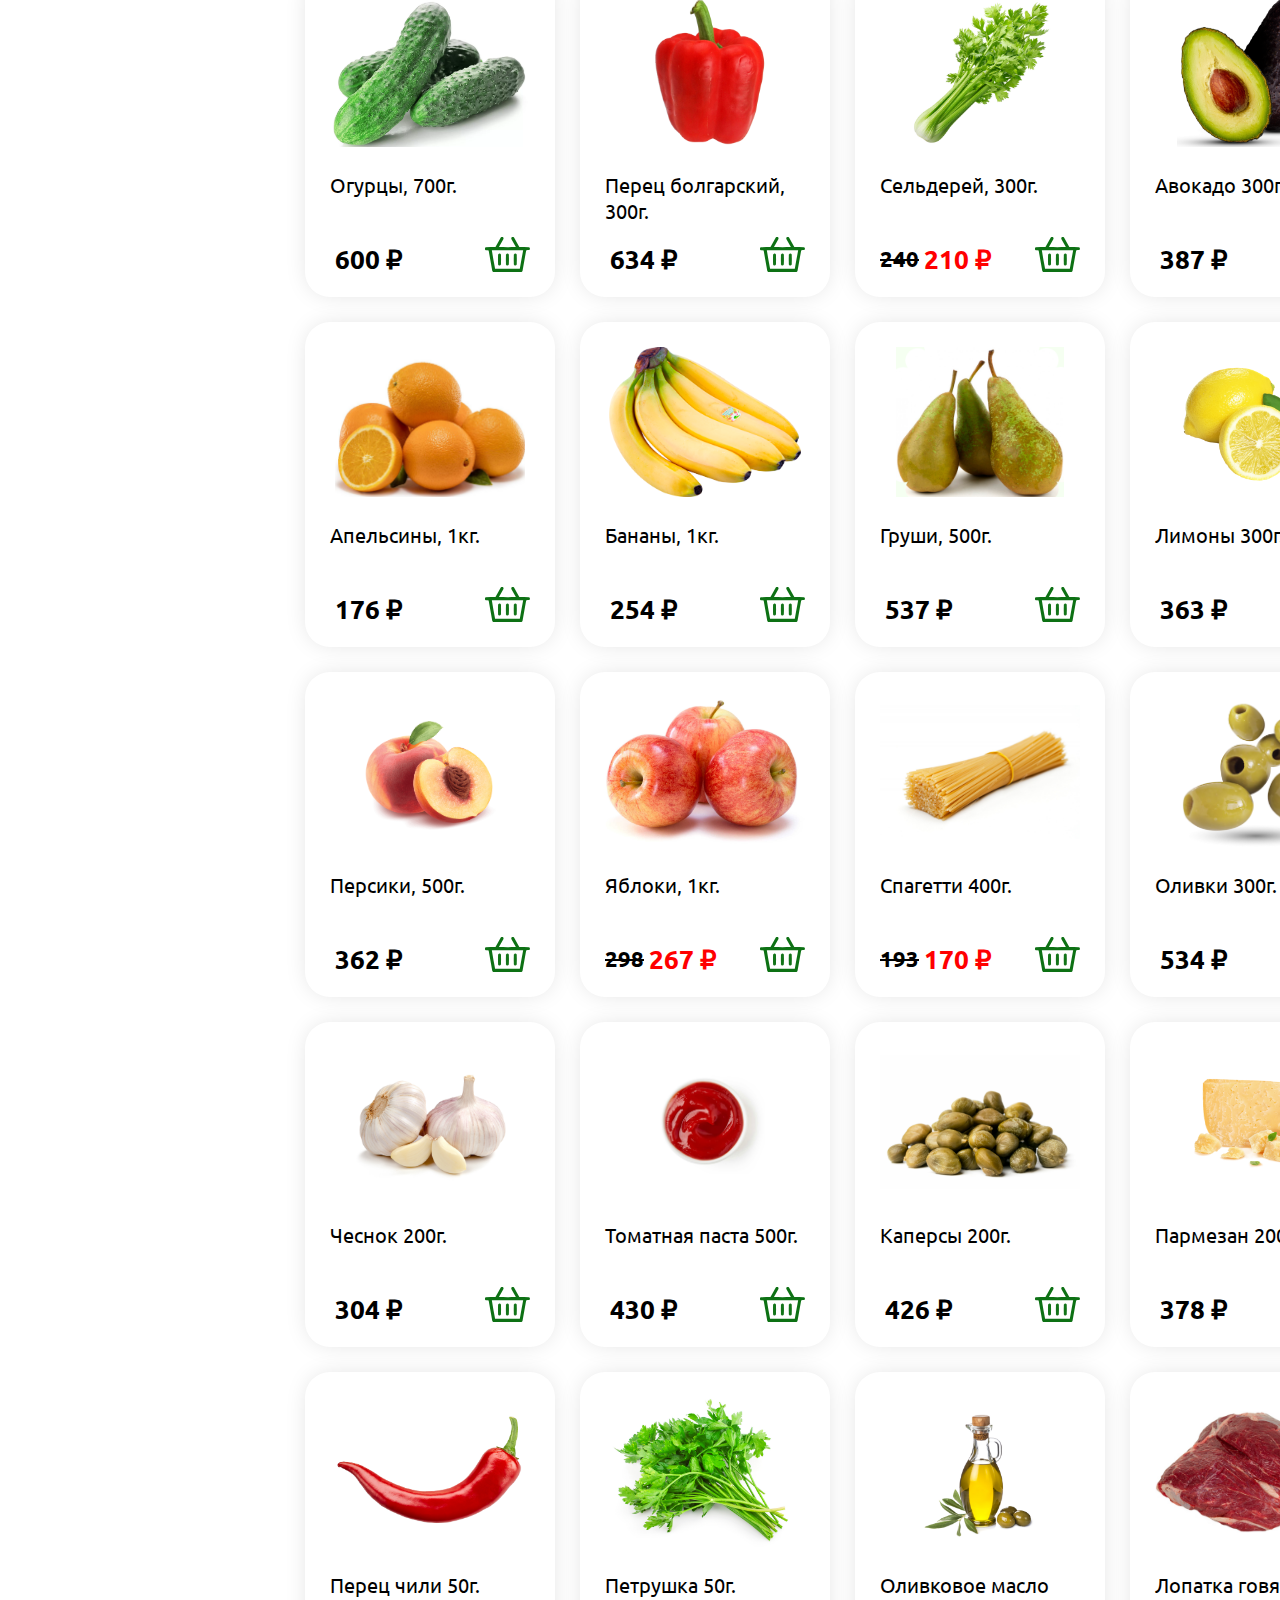
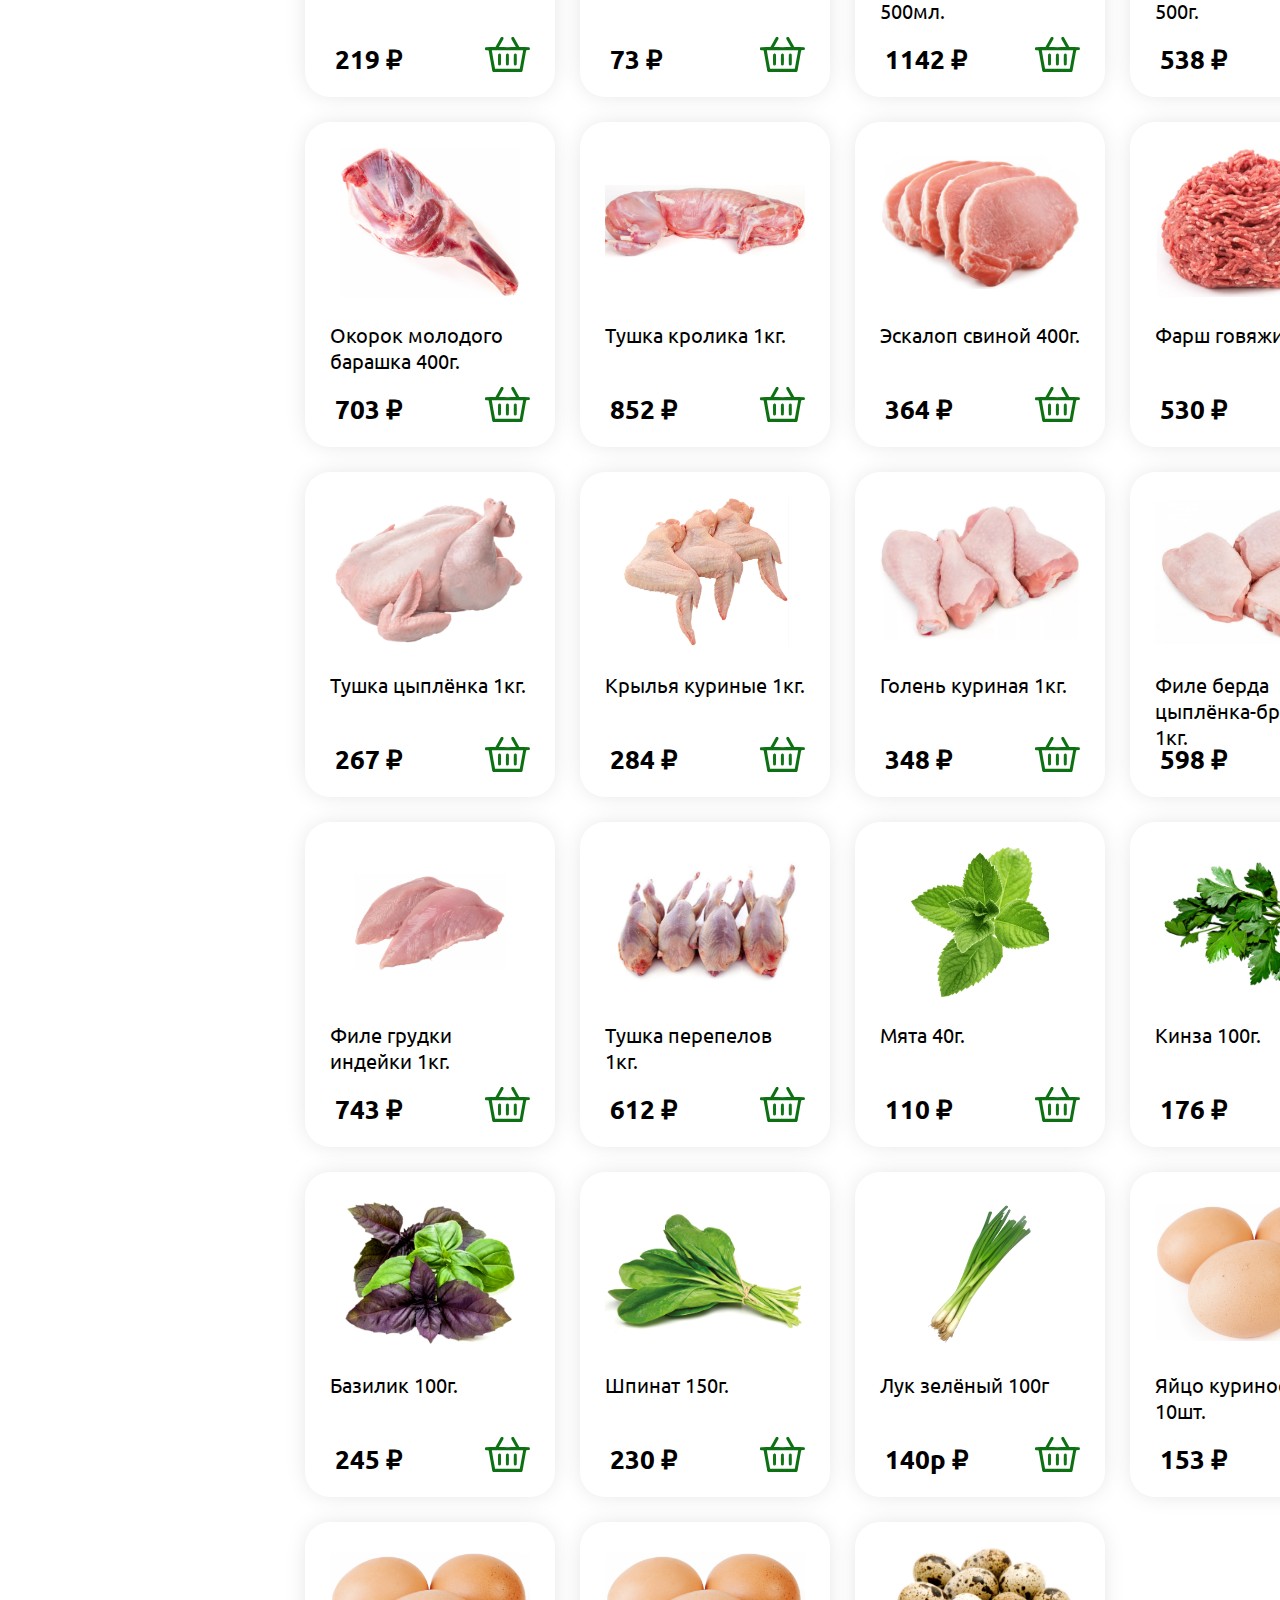
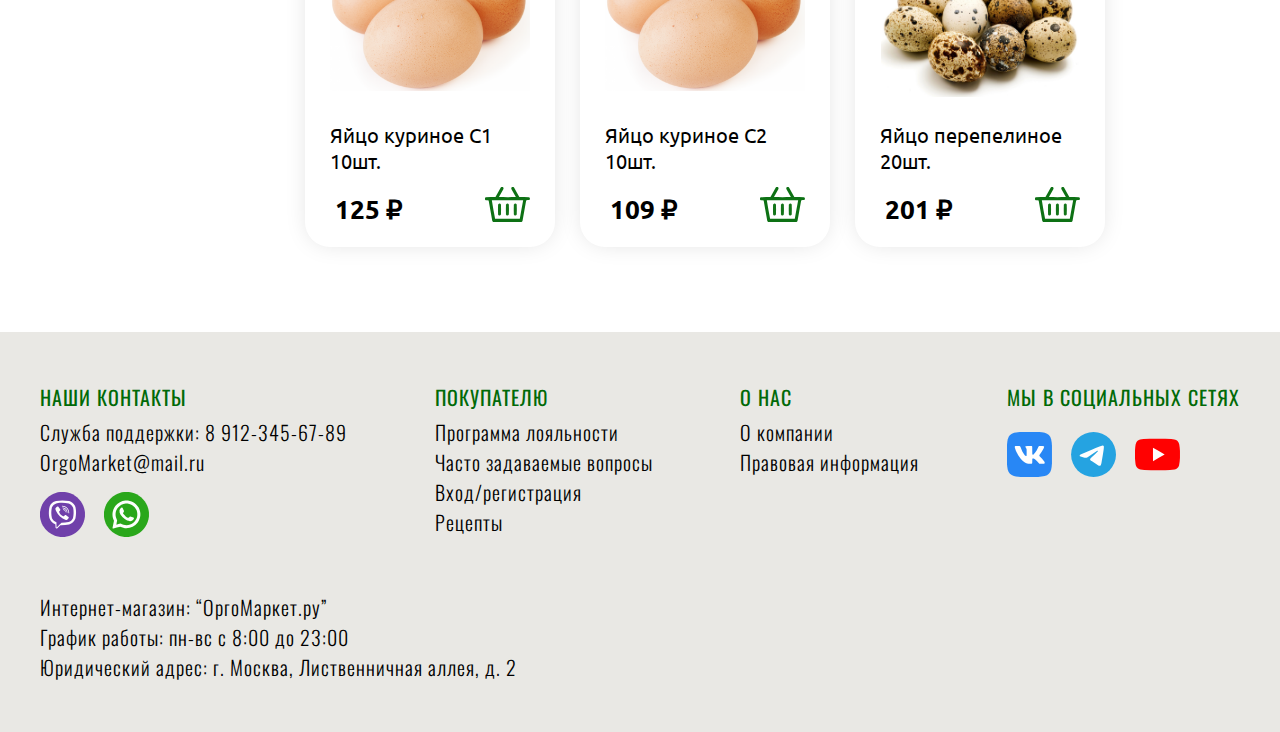
<file: catalog.html>
<!DOCTYPE html>
<html lang="ru">

<head>
    <meta charset="UTF-8">
    <meta name="viewport" content="width=device-width, initial-scale=1.0">
    <title>Каталог</title>
    <link rel="stylesheet" href="style.css">
    <link rel="stylesheet" href="catalog.css">
    <link rel="icon" href="images/logo.ico" type="image/x-icon">
    <link rel="preconnect" href="https://fonts.googleapis.com">
    <link rel="preconnect" href="https://fonts.gstatic.com" crossorigin>
    <link href="https://fonts.googleapis.com/css2?family=Ubuntu:wght@300&display=swap" rel="stylesheet">
    <link href="https://fonts.googleapis.com/css2?family=Ubuntu:wght@300;700&display=swap" rel="stylesheet">
    <link rel="preconnect" href="https://fonts.googleapis.com">
    <link rel="preconnect" href="https://fonts.gstatic.com" crossorigin>
    <link href="https://fonts.googleapis.com/css2?family=Oswald:wght@200..700&display=swap" rel="stylesheet">
</head>

<body>
    <header>
        <div class="header">
            <div class="group">
                <img src="images/logo.svg" alt="" class="logo" />
                <a href="index.html" class="name">Орго<span class="name">Маркет</span></a>
            </div>
            <div class="group">
                <a href="catalog.html" class="menu" title="Каталог"><img src="images/menu.svg" alt="" class="menu"
                        id="menu" onmouseover="changeSrc(this)" onmouseout="changeSrc(this)" /></a>
                <input class="find" type="text" placeholder="Введите ключевое слово" title="Введите слово" />
                <img src="images/cross.svg" alt="" class="cross" id="cross" onmouseover="changeSrc(this)"
                    onmouseout="changeSrc(this)" />
                <img src="images/find.svg" class="find" id="find" onmouseover="changeSrc(this)"
                    onmouseout="changeSrc(this)" />
            </div>
            <div class="location">
                <img src="images/location.svg" alt="" class="location" id="loc" onmouseover="changeSrc(this)"
                    onmouseout="changeSrc(this)" />
                <input class="location" type="text" placeholder="Введите адрес" title="Введите адрес" />
            </div>
            <div class="group">
                <a href="basket.html" class="basket" title="Корзина"><img src="images/basket.svg" alt="" class="basket"
                        id="bas" onmouseover="changeSrc(this)" onmouseout="changeSrc(this)" /></a>
                <a href="" class="account no_active" title="Аккаунт"><img src="images/account.svg" alt=""
                        class="account" id="acc" onmouseover="changeSrc(this)" onmouseout="changeSrc(this)" /></a>
            </div>
        </div>
    </header>
    <div class="content">
        <div class="header_catalog">
            <p class="catalog">Каталог <span class="c">органических <br>продуктов</span></p>
            <div class="category">
                <button class="cat active" id="cat0">Все</button>
                <button class="cat" id="cat1">Овощи, фрукты</button>
                <button class="cat" id="cat2">Мясо, птица</button>
                <button class="cat" id="cat3">Молочные продукты, Яйца</button>
                <button class="cat" id="cat4">Остальное</button>
            </div>
        </div>
        <div class="line">
            <div class="subcategory active" id="subcategory0">
                <button class="product" id="product9">Акции ></button>
                <button class="product" id="product10">Новинки ></button>
                <button class="product" id="product11">Популярные товары ></button>
            </div>
            <div class="subcategory" id="subcategory1">
                <button class="product" id="product1">Овощи ></button>
                <button class="product" id="product2">Фрукты ></button>
                <button class="product" id="product3">Зелень ></button>
            </div>
            <div class="subcategory" id="subcategory2">
                <button class="product" id="product4">Мясо ></button>
                <button class="product" id="product5">Птица ></button>
            </div>
            <div class="subcategory" id="subcategory3">
                <button class="product" id="product6">Молочные <br>продукты ></button>
                <button class="product" id="product7">Яйца ></button>
            </div>
            <div>
                <!-- <div class="catalog" id="cards_catalog"></div> -->
                <div class="catalog active" id="cards_catalog0"></div>
                <div class="catalog" id="cards_catalog1"></div>
                <div class="catalog" id="cards_catalog2"></div>
                <div class="catalog" id="cards_catalog3"></div>
                <div class="catalog" id="cards_catalog4"></div>
                <div class="catalog" id="catalog1"></div>
                <div class="catalog" id="catalog2"></div>
                <div class="catalog" id="catalog3"></div>
                <div class="catalog" id="catalog4"></div>
                <div class="catalog" id="catalog5"></div>
                <div class="catalog" id="catalog6"></div>
                <div class="catalog" id="catalog7"></div>
                <div class="catalog" id="catalog8"></div>
                <div class="catalog" id="catalog9"></div>
                <div class="catalog" id="catalog10"></div>
                <div class="catalog" id="catalog11"></div>
            </div>
        </div>
    </div>
    <footer>
        <div class="footer">
            <div>
                <p class="title">НАШИ КОНТАКТЫ</p>
                <p class="info">Служба поддержки: 8 912-345-67-89</p>
                <p class="info">OrgoMarket@mail.ru</p>
                <img src="images/vb.svg" alt="" class="contact" />
                <img src="images/wa.svg" alt="" class="contact" />
            </div>
            <div class="bottom">
                <p class="info">Интернет-магазин: “ОргоМаркет.ру”</p>
                <p class="info">График работы: пн-вс c 8:00 до 23:00</p>
                <p class="info">
                    Юридический адрес: г. Москва, Лиственничная аллея, д. 2
                </p>
            </div>
            <div>
                <p class="title">ПОКУПАТЕЛЮ</p>
                <a href="" class="info no_active">Программа лояльности</a>
                <a href="questions.html" class="info">Часто задаваемые вопросы</a>
                <a href="" class="info no_active">Вход/регистрация</a>
                <a href="recipe.html" class="info">Рецепты</a>
            </div>
            <div>
                <p class="title">О НАС</p>
                <a href="about.html" class="info">О компании</a>
                <a href="" class="info no_active">Правовая информация</a>
            </div>
            <div>
                <p class="title">МЫ В СОЦИАЛЬНЫХ СЕТЯХ</p>
                <img src="images/vk.svg" alt="" class="contact" />
                <img src="images/tg.svg" alt="" class="contact" />
                <img src="images/yt.svg" alt="" class="contact" />
            </div>
        </div>
    </footer>
</body>
<script src="script.js"></script>

</html>
</file>
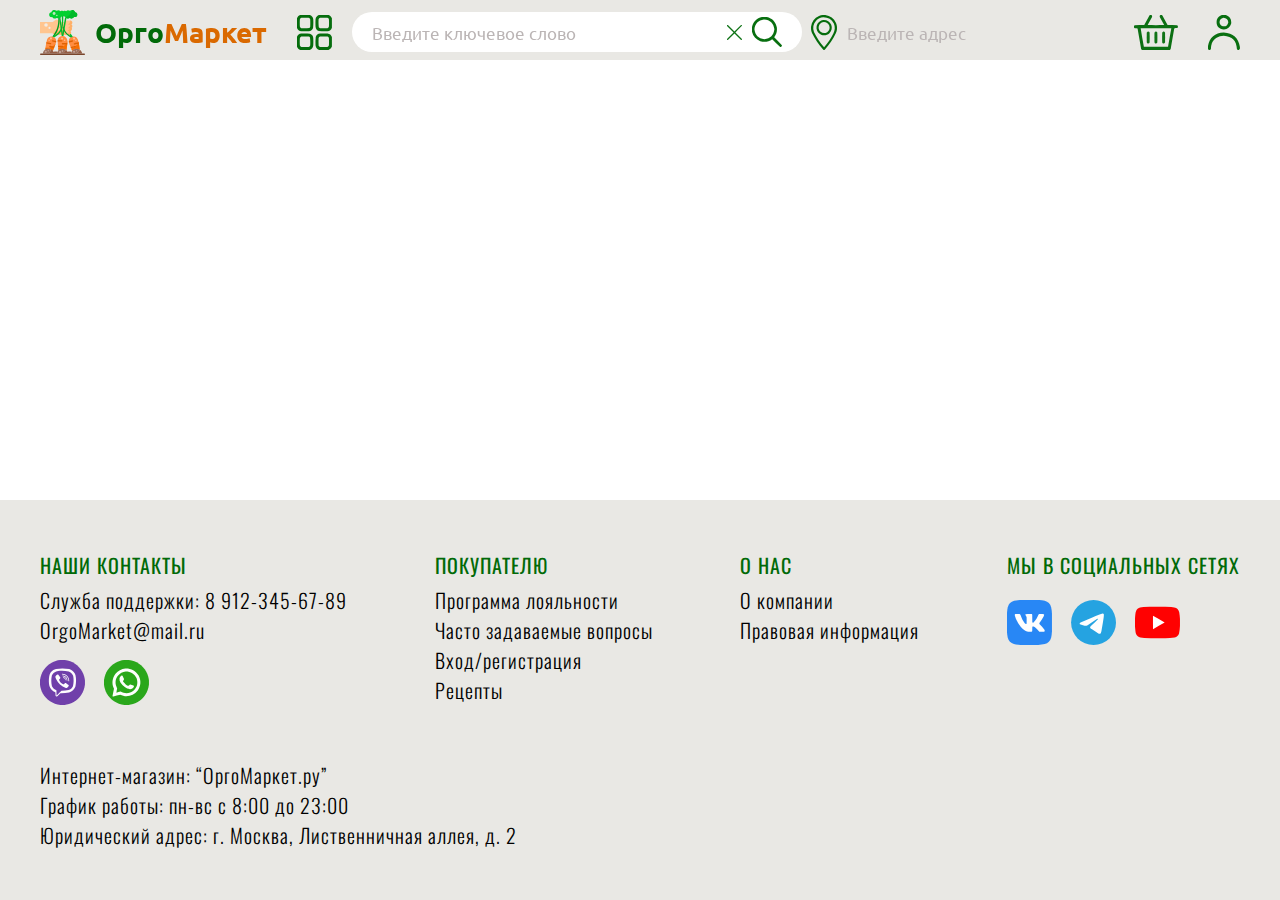
<file: product.html>
<!DOCTYPE html>
<html lang="ru">

<head>
    <meta charset="UTF-8">
    <meta name="viewport" content="width=device-width, initial-scale=1.0">
    <title>Яблоки Гала</title>
    <link rel="stylesheet" href="style.css">
    <link rel="stylesheet" href="pattern.css">
    <link rel="icon" href="images/logo.ico" type="image/x-icon">
    <link rel="preconnect" href="https://fonts.googleapis.com">
    <link rel="preconnect" href="https://fonts.gstatic.com" crossorigin>
    <link href="https://fonts.googleapis.com/css2?family=Ubuntu:wght@300&display=swap" rel="stylesheet">
    <link href="https://fonts.googleapis.com/css2?family=Ubuntu:wght@300;700&display=swap" rel="stylesheet">
    <link rel="preconnect" href="https://fonts.googleapis.com">
    <link rel="preconnect" href="https://fonts.gstatic.com" crossorigin>
    <link href="https://fonts.googleapis.com/css2?family=Oswald:wght@200..700&display=swap" rel="stylesheet">
</head>

<body>
    <header>
        <div class="header">
            <div class="group">
                <img src="images/logo.svg" alt="" class="logo" />
                <a href="index.html" class="name">Орго<span class="name">Маркет</span></a>
            </div>
            <div class="group">
                <a href="catalog.html" class="menu" title="Каталог"><img src="images/menu.svg" alt="" class="menu"
                        id="menu" onmouseover="changeSrc(this)" onmouseout="changeSrc(this)" /></a>
                <input class="find" type="text" placeholder="Введите ключевое слово" title="Введите слово" />
                <img src="images/cross.svg" alt="" class="cross" id="cross" onmouseover="changeSrc(this)"
                    onmouseout="changeSrc(this)" />
                <img src="images/find.svg" class="find" id="find" onmouseover="changeSrc(this)"
                    onmouseout="changeSrc(this)" />
            </div>
            <div class="location">
                <img src="images/location.svg" alt="" class="location" id="loc" onmouseover="changeSrc(this)"
                    onmouseout="changeSrc(this)" />
                <input class="location" type="text" placeholder="Введите адрес" title="Введите адрес" />
            </div>
            <div class="group">
                <a href="basket.html" class="basket" title="Корзина"><img src="images/basket.svg" alt="" class="basket"
                        id="bas" onmouseover="changeSrc(this)" onmouseout="changeSrc(this)" /></a>
                <a href="" class="account no_active" title="Аккаунт"><img src="images/account.svg" alt=""
                        class="account" id="acc" onmouseover="changeSrc(this)" onmouseout="changeSrc(this)" /></a>
            </div>
        </div>
    </header>
    <div class="content">
        <div class="information_content">
            <div class="product-container" id="product-container">
            </div>
        </div>
    </div>
    <footer>
        <div class="footer">
            <div>
                <p class="title">НАШИ КОНТАКТЫ</p>
                <p class="info">Служба поддержки: 8 912-345-67-89</p>
                <p class="info">OrgoMarket@mail.ru</p>
                <img src="images/vb.svg" alt="" class="contact" />
                <img src="images/wa.svg" alt="" class="contact" />
            </div>
            <div class="bottom">
                <p class="info">Интернет-магазин: “ОргоМаркет.ру”</p>
                <p class="info">График работы: пн-вс c 8:00 до 23:00</p>
                <p class="info">
                    Юридический адрес: г. Москва, Лиственничная аллея, д. 2
                </p>
            </div>
            <div>
                <p class="title">ПОКУПАТЕЛЮ</p>
                <a href="" class="info no_active">Программа лояльности</a>
                <a href="questions.html" class="info">Часто задаваемые вопросы</a>
                <a href="" class="info no_active">Вход/регистрация</a>
                <a href="recipe.html" class="info">Рецепты</a>
            </div>
            <div>
                <p class="title">О НАС</p>
                <a href="about.html" class="info">О компании</a>
                <a href="" class="info no_active">Правовая информация</a>
            </div>
            <div>
                <p class="title">МЫ В СОЦИАЛЬНЫХ СЕТЯХ</p>
                <img src="images/vk.svg" alt="" class="contact" />
                <img src="images/tg.svg" alt="" class="contact" />
                <img src="images/yt.svg" alt="" class="contact" />
            </div>
        </div>
    </footer>
</body>
<script src="script.js"></script>

</html>
</file>
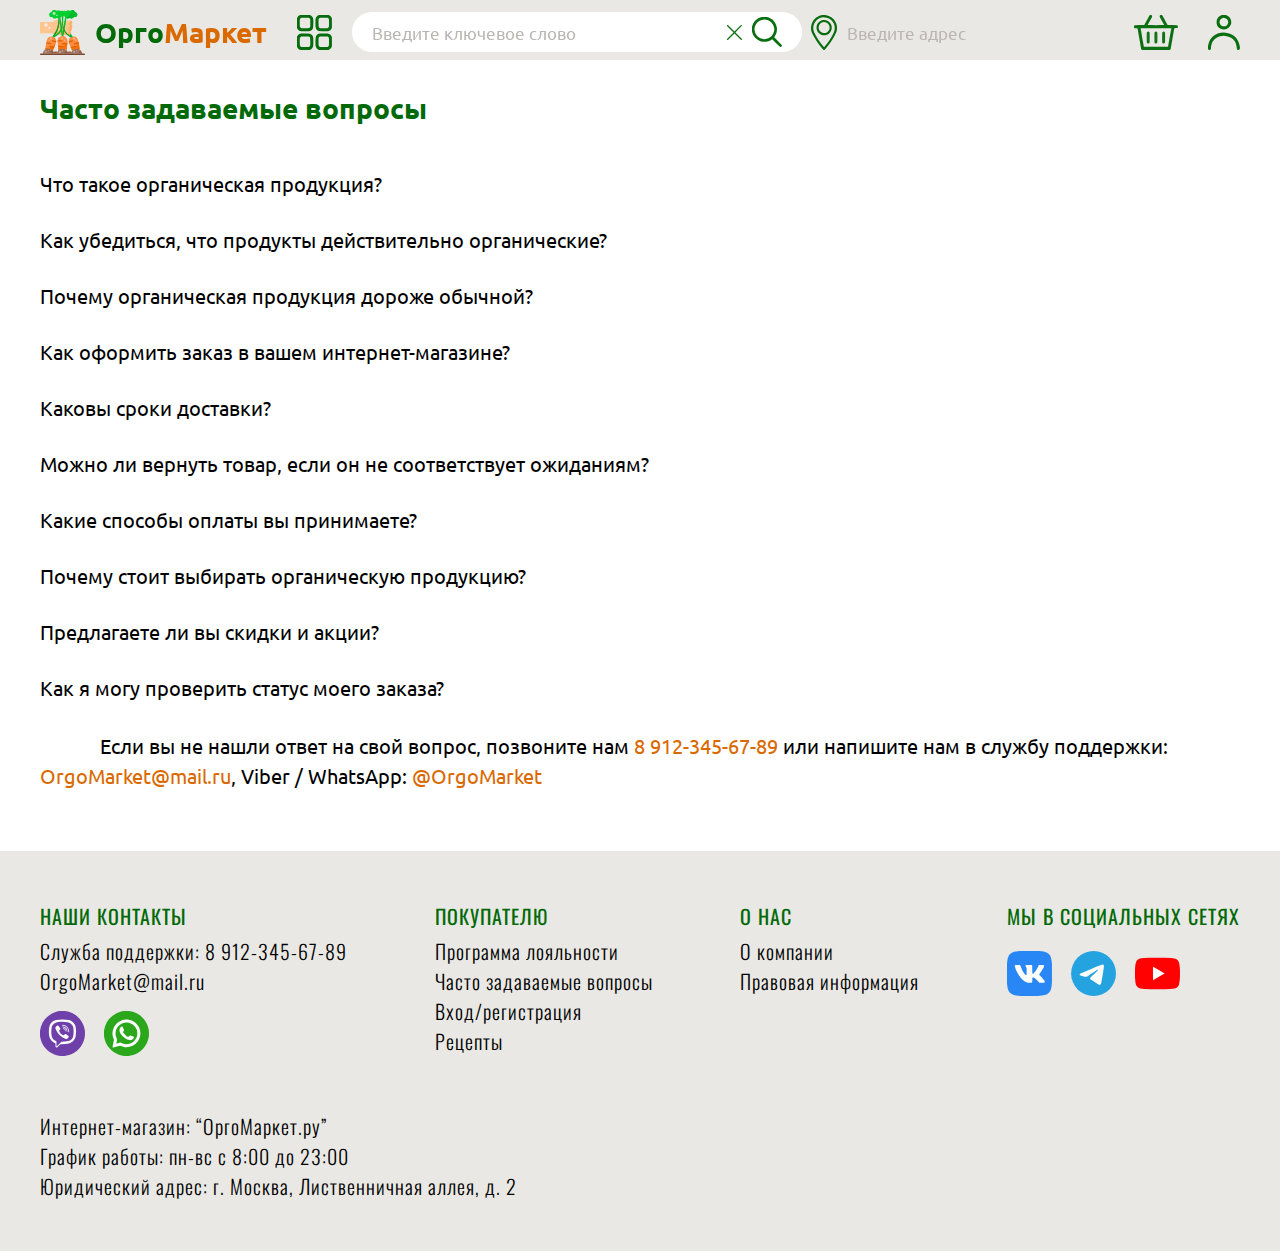
<file: questions.html>
<!DOCTYPE html>
<html lang="ru">

<head>
  <meta charset="UTF-8">
  <meta name="viewport" content="width=device-width, initial-scale=1.0">
  <title>Часто задаваемые вопросы</title>
  <link rel="stylesheet" href="style.css">
  <link rel="stylesheet" href="pattern.css">
  <link rel="icon" href="images/logo.ico" type="image/x-icon">
  <link rel="preconnect" href="https://fonts.googleapis.com">
  <link rel="preconnect" href="https://fonts.gstatic.com" crossorigin>
  <link href="https://fonts.googleapis.com/css2?family=Ubuntu:wght@300&display=swap" rel="stylesheet">
  <link href="https://fonts.googleapis.com/css2?family=Ubuntu:wght@300;700&display=swap" rel="stylesheet">
  <link rel="preconnect" href="https://fonts.googleapis.com">
  <link rel="preconnect" href="https://fonts.gstatic.com" crossorigin>
  <link href="https://fonts.googleapis.com/css2?family=Oswald:wght@200..700&display=swap" rel="stylesheet">
</head>

<body>
  <header>
    <div class="header">
      <div class="group">
        <img src="images/logo.svg" alt="" class="logo" />
        <a href="index.html" class="name">Орго<span class="name">Маркет</span></a>
      </div>
      <div class="group">
        <a href="catalog.html" class="menu" title="Каталог"><img src="images/menu.svg" alt="" class="menu" id="menu"
            onmouseover="changeSrc(this)" onmouseout="changeSrc(this)" /></a>
        <input class="find" type="text" placeholder="Введите ключевое слово" title="Введите слово" />
        <img src="images/cross.svg" alt="" class="cross" id="cross" onmouseover="changeSrc(this)"
          onmouseout="changeSrc(this)" />
        <img src="images/find.svg" class="find" id="find" onmouseover="changeSrc(this)" onmouseout="changeSrc(this)" />
      </div>
      <div class="location">
        <img src="images/location.svg" alt="" class="location" id="loc" onmouseover="changeSrc(this)"
          onmouseout="changeSrc(this)" />
        <input class="location" type="text" placeholder="Введите адрес" title="Введите адрес" />
      </div>
      <div class="group">
        <a href="basket.html" class="basket" title="Корзина"><img src="images/basket.svg" alt="" class="basket" id="bas"
            onmouseover="changeSrc(this)" onmouseout="changeSrc(this)" /></a>
        <a href="" class="account no_active" title="Аккаунт"><img src="images/account.svg" alt="" class="account"
            id="acc" onmouseover="changeSrc(this)" onmouseout="changeSrc(this)" /></a>
      </div>
    </div>
  </header>
  <div class="content">
    <h1>Часто задаваемые вопросы</h1>
    <div class="questions">
      <p class="question">Что такое органическая продукция?</p>
      <p class="answer">Органическая продукция – это продукты, выращенные или произведенные без использования
        синтетических удобрений, пестицидов, гормонов роста или генетически модифицированных организмов (ГМО). Они
        подчеркивают заботу о здоровье человека и окружающей среды.</p>
      <p class="question">Как убедиться, что продукты действительно органические?</p>
      <p class="answer">Все наши продукты имеют <a href="about.html#cert" class="answer">официальные органические
          сертификаты</a>, которые подтверждают их соответствие строгим стандартам органического производства. Эти
        сертификаты являются гарантией натуральности и экологичности продукции.</p>
      <p class="question">Почему органическая продукция дороже обычной?</p>
      <p class="answer">Органические методы производства требуют больше времени и ресурсов, поскольку исключают
        использование синтетических химикатов и фокусируются на устойчивых сельскохозяйственных практиках. Это
        приводит
        к более высоким затратам на производство, что отражается на цене.</p>
      <p class="question">Как оформить заказ в вашем интернет-магазине?</p>
      <p class="answer">Выберите интересующие вас товары, добавьте их в корзину, перейдите к оформлению заказа,
        введите
        свои данные для доставки и выберите удобный способ оплаты. После подтверждения заказа вы получите его с
        доставкой на дом.</p>
      <p class="question">Каковы сроки доставки?
      <p class="answer">Сроки доставки зависят от вашего местоположения. Обычно доставка занимает от 2 до 4 часов.
        Более
        точную информацию вы получите при оформлении заказа.</p>
      </p>
      <p class="question">Можно ли вернуть товар, если он не соответствует ожиданиям?</p>
      <p class="answer">Да, вы можете вернуть товар в течение 14 дней с момента получения, если он не соответствует
        вашим ожиданиям. Пожалуйста, свяжитесь с нашей службой поддержки для оформления возврата.</p>
      <p class="question">Какие способы оплаты вы принимаете?</p>
      <p class="answer"> Мы принимаем различные способы оплаты, включая кредитные и дебетовые карты и СБП. Все
        транзакции безопасны и защищены.</p>
      <p class="question">Почему стоит выбирать органическую продукцию?</p>
      <p class="answer">Органическая продукция более безопасна и полезна для здоровья, так как не содержит
        синтетических
        химикатов и ГМО. Кроме того, органическое сельское хозяйство поддерживает устойчивое развитие и заботится об
        окружающей среде.</p>
      <p class="question">Предлагаете ли вы скидки и акции?</p>
      <p class="answer">Да, мы регулярно проводим акции и предлагаем скидки на различные категории товаров. Следите за
        новостями в наших социальных сетиях и на сайте, чтобы не пропустить выгодные предложения.</p>
      <p class="question">Как я могу проверить статус моего заказа?</p>
      <p class="answer">После оформления заказа вы получите подтверждение на электронную почту с номером отслеживания.
        Вы можете отслеживать статус заказа через наш сайт.</p>
    </div>
    <p class="text">Если вы не нашли ответ на свой вопрос, позвоните нам <span class="orange">8 912-345-67-89</span>
      или
      напишите нам в службу поддержки: <span class="orange">OrgoMarket@mail.ru</span>, Viber / WhatsApp: <span
        class="orange">@OrgoMarket</span></p>
  </div>
  <footer>
    <div class="footer">
      <div>
        <p class="title">НАШИ КОНТАКТЫ</p>
        <p class="info">Служба поддержки: 8 912-345-67-89</p>
        <p class="info">OrgoMarket@mail.ru</p>
        <img src="images/vb.svg" alt="" class="contact" />
        <img src="images/wa.svg" alt="" class="contact" />
      </div>
      <div class="bottom">
        <p class="info">Интернет-магазин: “ОргоМаркет.ру”</p>
        <p class="info">График работы: пн-вс c 8:00 до 23:00</p>
        <p class="info">
          Юридический адрес: г. Москва, Лиственничная аллея, д. 2
        </p>
      </div>
      <div>
        <p class="title">ПОКУПАТЕЛЮ</p>
        <a href="" class="info no_active">Программа лояльности</a>
        <a href="questions.html" class="info">Часто задаваемые вопросы</a>
        <a href="" class="info no_active">Вход/регистрация</a>
        <a href="recipe.html" class="info">Рецепты</a>
      </div>
      <div>
        <p class="title">О НАС</p>
        <a href="about.html" class="info">О компании</a>
        <a href="" class="info no_active">Правовая информация</a>
      </div>
      <div>
        <p class="title">МЫ В СОЦИАЛЬНЫХ СЕТЯХ</p>
        <img src="images/vk.svg" alt="" class="contact" />
        <img src="images/tg.svg" alt="" class="contact" />
        <img src="images/yt.svg" alt="" class="contact" />
      </div>
    </div>
  </footer>
</body>
<script src="script.js"></script>

</html>
</file>
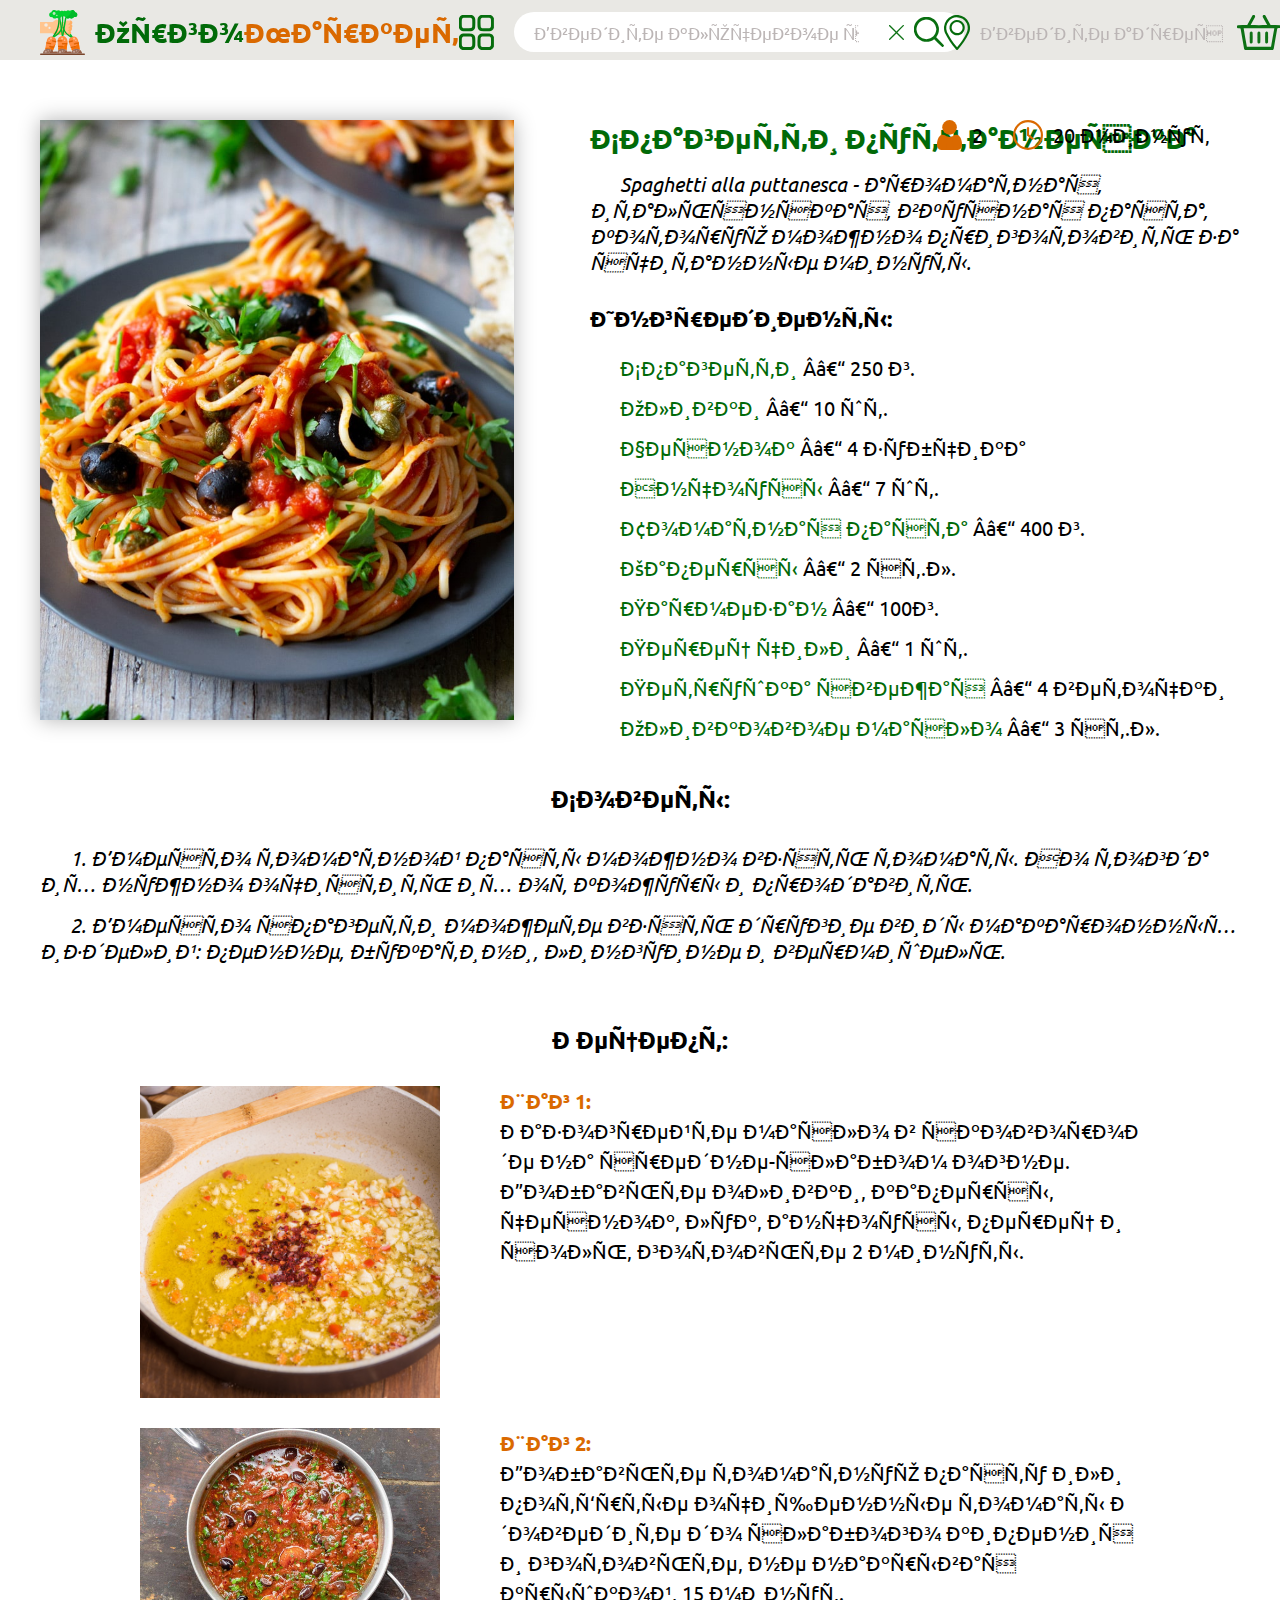
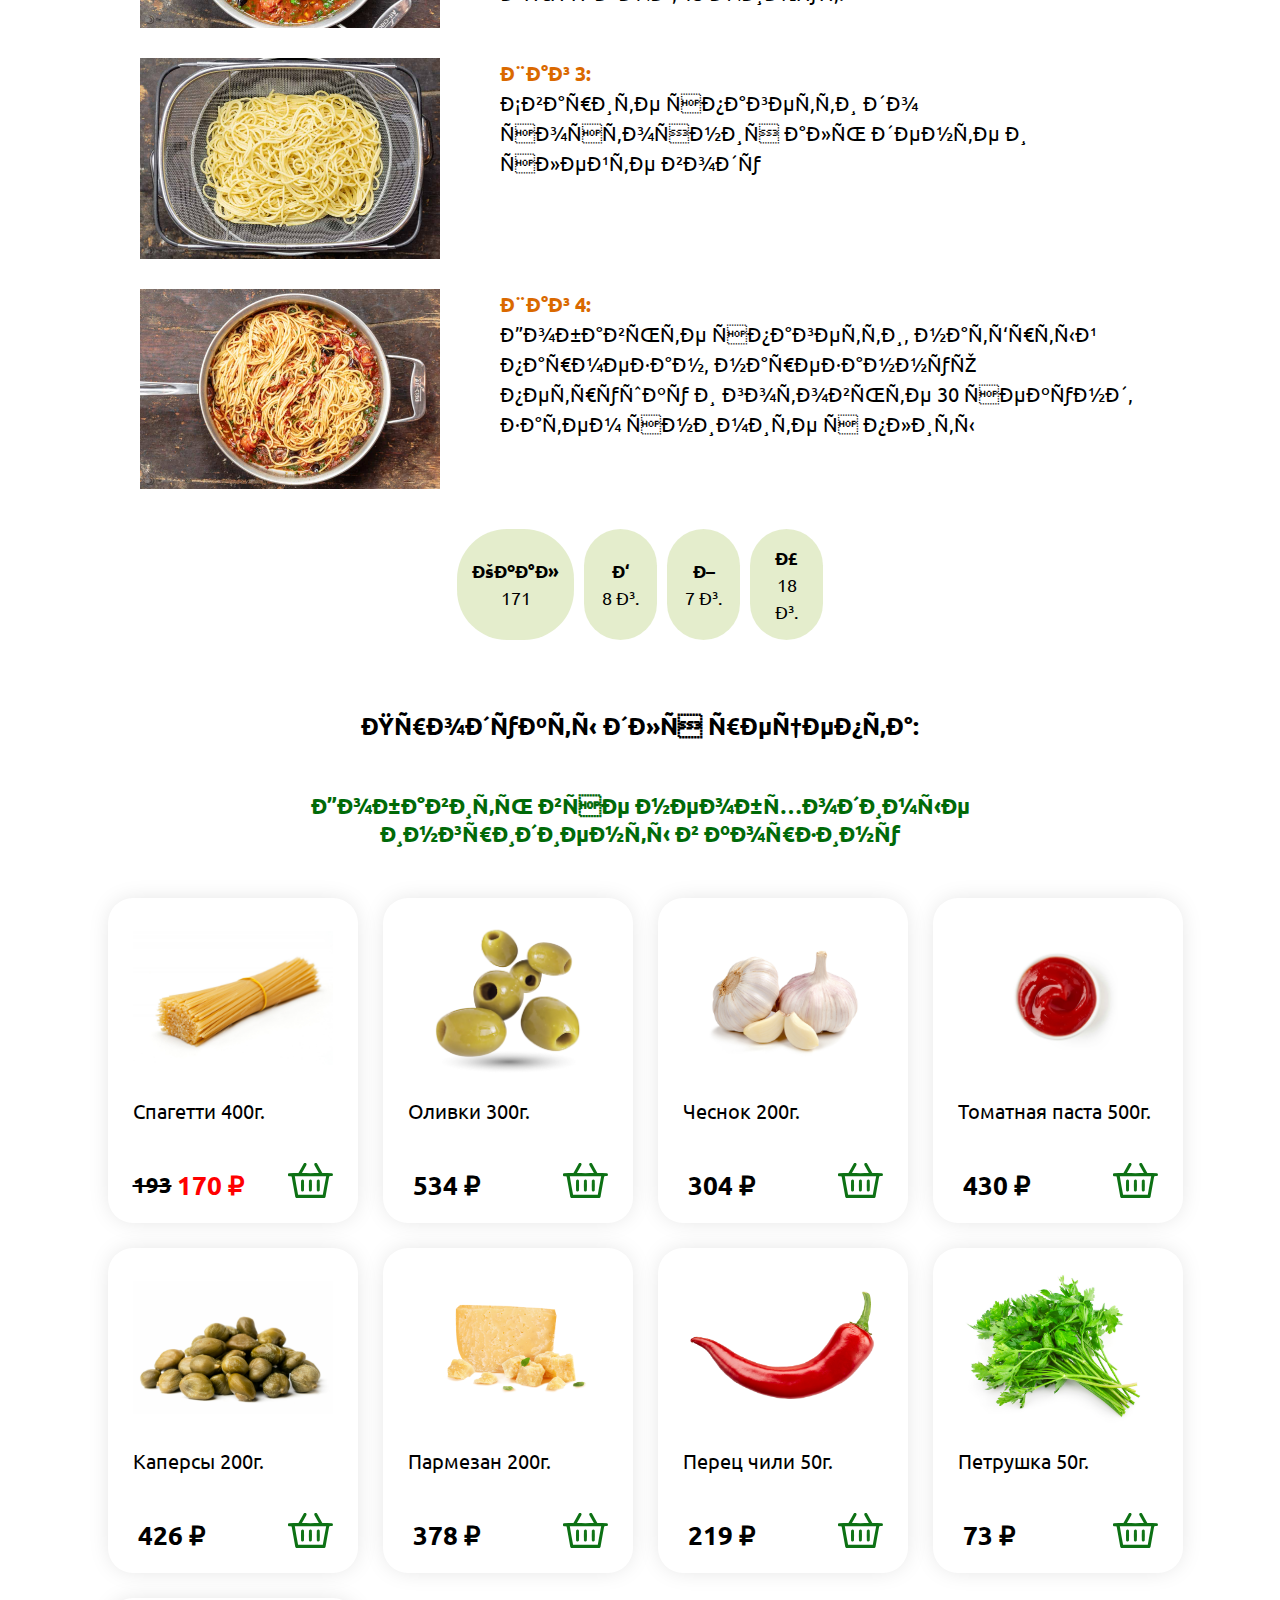
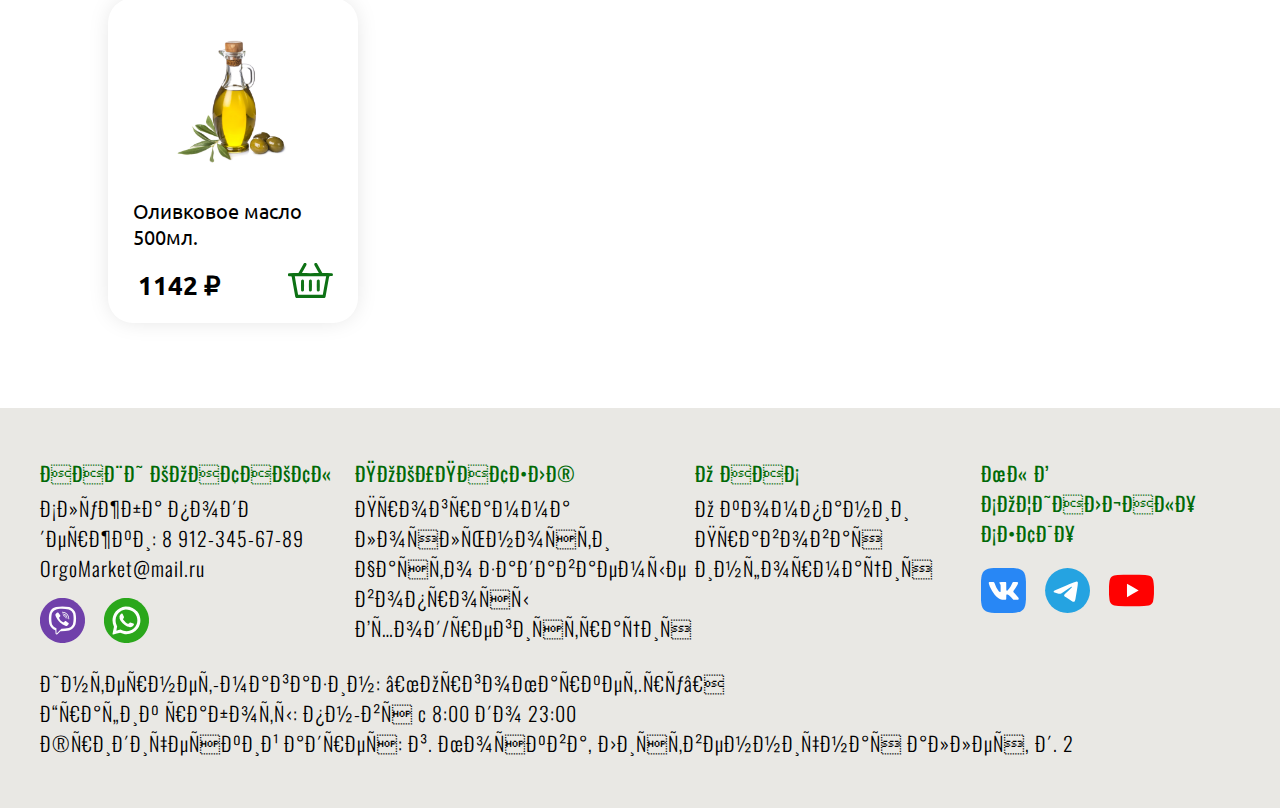
<file: recipe.html>
<!DOCTYPE html>
<html lang="ru">

<head>
    <meta charset="UTF­–8">
    <title>Спагетти путтанеска</title>
    <link rel="stylesheet" href="style.css">
    <link rel="stylesheet" href="pattern.css">
    <link rel="icon" href="images/logo.ico" type="image/x­–icon">
    <link rel="preconnect" href="https://fonts.googleapis.com">
    <link rel="preconnect" href="https://fonts.gstatic.com" crossorigin>
    <link href="https://fonts.googleapis.com/css2?family=Ubuntu:wght@300&display=swap" rel="stylesheet">
    <link href="https://fonts.googleapis.com/css2?family=Ubuntu:wght@300;700&display=swap" rel="stylesheet">
    <link rel="preconnect" href="https://fonts.googleapis.com">
    <link rel="preconnect" href="https://fonts.gstatic.com" crossorigin>
    <link href="https://fonts.googleapis.com/css2?family=Oswald:wght@200..700&display=swap" rel="stylesheet">
</head>

<body>
    <header>
        <div class="header">
            <div class="group">
                <img src="images/logo.svg" alt="" class="logo" />
                <a href="index.html" class="name">Орго<span class="name">Маркет</span></a>
            </div>
            <div class="group">
                <a href="catalog.html" class="menu" title="Каталог"><img src="images/menu.svg" alt="" class="menu"
                        id="menu" onmouseover="changeSrc(this)" onmouseout="changeSrc(this)" /></a>
                <input class="find" type="text" placeholder="Введите ключевое слово" title="Введите слово" />
                <img src="images/cross.svg" alt="" class="cross" id="cross" onmouseover="changeSrc(this)"
                    onmouseout="changeSrc(this)" />
                <img src="images/find.svg" class="find" id="find" onmouseover="changeSrc(this)"
                    onmouseout="changeSrc(this)" />
            </div>
            <div class="location">
                <img src="images/location.svg" alt="" class="location" id="loc" onmouseover="changeSrc(this)"
                    onmouseout="changeSrc(this)" />
                <input class="location" type="text" placeholder="Введите адрес" title="Введите адрес" />
            </div>
            <div class="group">
                <a href="basket.html" class="basket" title="Корзина"><img src="images/basket.svg" alt="" class="basket"
                        id="bas" onmouseover="changeSrc(this)" onmouseout="changeSrc(this)" /></a>
                <a href="" class="account no_active" title="Аккаунт"><img src="images/account.svg" alt=""
                        class="account" id="acc" onmouseover="changeSrc(this)" onmouseout="changeSrc(this)" /></a>
            </div>
        </div>
    </header>
    <div class="content">
        <div class="information_content">
            <div class="food">
                <img src="images/food1.png" alt="" class="food">
            </div>
            <div class="information_food">
                <p class="information_h">Спагетти путтанеска</p>
                <div class="person_time">
                    <img src="images/person.svg" alt="" class="person">
                    <p class="person_time">2</p>
                    <img src="images/time.svg" alt="" class="time">
                    <p class="person_time">20 минут</p>
                </div>
                <p class="info_food"><i>Spaghetti alla puttanesca - ароматная, итальянская, вкусная паста, которую можно
                        приготовить за считанные минуты.</i></p>
                <p class="recipe_name">Ингредиенты:</p>
                <div class="structure">
                    <p class="structure">Спагетти<span class="structure">­– 250 г.</span></p>
                    <p class="structure">Оливки<span class="structure">­– 10 шт.</span></p>
                    <p class="structure">Чеснок<span class="structure">­– 4 зубчика</span></p>
                    <p class="structure">Анчоусы<span class="structure">­– 7 шт.</span></p>
                    <p class="structure">Томатная паста<span class="structure">­– 400 г.</span></p>
                    <p class="structure">Каперсы<span class="structure">­– 2 ст.л.</span></p>
                    <p class="structure">Пармезан<span class="structure">­– 100г.</span></p>
                    <p class="structure">Перец чили<span class="structure">­– 1 шт.</span></p>
                    <p class="structure">Петрушка свежая<span class="structure">­– 4 веточки</span></p>
                    <p class="structure">Оливковое масло<span class="structure">­– 3 ст.л.</span></p>
                </div>
            </div>
            <div class="recom">
                <p class="recipe_h">Советы:</p>
                <p class="recom">1. Вместо томатной пасты можно взять томаты. Но тогда их нужно очистить их от кожуры и
                    продавить.</p>
                <p class="recom">2. Вместо спагетти можете взять другие виды макаронных изделий: пенне, букатини,
                    лингуине и вермишель.</p>
            </div>
            <div class="recipe">
                <p class="recipe_h">Рецепт:</p>
                <div class="step">
                    <img src="images/step1.png" alt="" class="steps">
                    <p class="steps"><span class="step">Шаг 1:</span><br>Разогрейте масло в сковороде на средне-слабом
                        огне. Добавьте оливки, каперсы, чеснок, лук, анчоусы, перец и соль, готовьте 2 минуты.</p>
                </div>
                <div class="step">
                    <img src="images/step2.png" alt="" class="steps">
                    <p class="steps"><span class="step">Шаг 2:</span><br>Добавьте томатную пасту или потёртые очищенные
                        томаты доведите до слабого кипения и готовьте, не накрывая крышкой, 15 минут.</p>
                </div>
                <div class="step">
                    <img src="images/step3.png" alt="" class="steps">
                    <p class="steps"><span class="step">Шаг 3:</span><br>Сварите спагетти до состояния аль денте и
                        слейте воду</p>
                </div>
                <div class="step">
                    <img src="images/step4.png" alt="" class="steps">
                    <p class="steps"><span class="step">Шаг 4:</span><br>Добавьте спагетти, натёртый пармезан,
                        нарезанную петрушку и готовьте 30 секунд, затем снимите с плиты</p>
                </div>
            </div>
            <table class="recipe information">
                <tr class="information">
                    <td><b>Ккал</b> <br> 171</td>
                    <td><b>Б</b> <br> 8 г.</td>
                    <td><b>Ж</b> <br> 7 г.</td>
                    <td><b>У</b> <br> 18 г.</td>
                </tr>
            </table>
        </div>
        <p class="recipe_h">Продукты для рецепта:</p>
        <button id="buyAll" class="buyAll">Добавить все необходимые ингридиенты в корзину</button>
        <div class="catalog" id="catalog">
        </div>
    </div>
    </div>
    <footer>
        <div class="footer">
            <div>
                <p class="title">НАШИ КОНТАКТЫ</p>
                <p class="info">Служба поддержки: 8 912-345-67-89</p>
                <p class="info">OrgoMarket@mail.ru</p>
                <img src="images/vb.svg" alt="" class="contact" />
                <img src="images/wa.svg" alt="" class="contact" />
            </div>
            <div class="bottom">
                <p class="info">Интернет-магазин: “ОргоМаркет.ру”</p>
                <p class="info">График работы: пн-вс c 8:00 до 23:00</p>
                <p class="info">
                    Юридический адрес: г. Москва, Лиственничная аллея, д. 2
                </p>
            </div>
            <div>
                <p class="title">ПОКУПАТЕЛЮ</p>
                <a href="" class="info no_active">Программа лояльности</a>
                <a href="questions.html" class="info">Часто задаваемые вопросы</a>
                <a href="" class="info no_active">Вход/регистрация</a>
            </div>
            <div>
                <p class="title">О НАС</p>
                <a href="about.html" class="info">О компании</a>
                <a href="" class="info no_active">Правовая информация</a>
            </div>
            <div>
                <p class="title">МЫ В СОЦИАЛЬНЫХ СЕТЯХ</p>
                <img src="images/vk.svg" alt="" class="contact" />
                <img src="images/tg.svg" alt="" class="contact" />
                <img src="images/yt.svg" alt="" class="contact" />
            </div>
        </div>
    </footer>
</body>
<script src="script.js"></script>

</html>
</file>
<file: style.css>
body {
  padding-top: 60px;
  display: flex;
  flex-direction: column;
  min-height: 100vh;
}

html {
  height: 100%;
}

* {
  padding: 0;
  margin: 0;
  border: none;
  box-sizing: border-box;
  font-family: Ubuntu;
}

div.content {
  width: 1200px;
  margin: 0 auto;
  position: relative;
  flex-grow: 1;
}

a,
a:hover {
  text-decoration: none;
  outline: none;
  text-align: left;
  color: black;
}

header {
  width: 100%;
  height: 60px;
  left: 0px;
  top: 0;
  background-color: #e9e8e4;
  position: fixed;
  z-index: 1;
}

.header {
  margin: 0 auto;
  width: 1200px;
  position: relative;
  display: flex;
  align-items: center;
  white-space: nowrap;
  justify-content: space-between;
  left: 0px;
  top: 0;
  height: 64px;
}

div.group {
  display: flex;
  align-items: center;
  white-space: nowrap;
}

.logo {
  height: 45px;
}

a.name {
  font-style: bold;
  font-weight: 700;
  font-size: 28px;
  line-height: 28px;
  align-items: center;
  margin-left: 10px;
  color: #016a08;
}

span.name {
  color: #da6900;
  margin-left: 0;
}

a.name:hover,
a.name:hover>span.name {
  color: #78a300;
}

.menu {
  margin-right: 10px;
  height: 35px;
}

input.find {
  width: 450px;
  height: 40px;
  padding: 20px;
  padding-right: 105px;
  font-style: normal;
  font-weight: 400;
  font-size: 17px;
  line-height: 20px;
  background: #ffffff;
  border-radius: 25px;
  outline: none;
}

img.cross {
  height: 15px;
  margin-left: -75px;
}

img.find {
  margin-left: 10px;
  height: 30px;
}

.basket {
  height: 35px;
  margin-right: 15px;
}

.menu:active,
.cross:active,
.find:active,
a.basket:active {
  opacity: 30%;
}

.account {
  display: block;
  float: left;
  right: 0;
  height: 35px;
}

div.location {
  display: flex;
  align-items: center;
  flex-direction: row;
  white-space: nowrap;
}

img.location {
  width: 26px;
  height: 35px;
  margin-right: 10px;
}

input.location {
  font-size: 17px;
  line-height: 17px;
  background: none;
  outline: none;
  color: black;
}

input::placeholder {
  color: #bbb5b5;
}

div.location:hover p.location {
  mix-blend-mode: multiply;
}

div.start {
  position: relative;
  max-width: 1400px;
  height: auto;
  margin: 0 auto;
}

img.start {
  position: relative;
  width: 100%;
  margin: 0 auto;
}

div.start_content {
  position: absolute;
  width: 1200px;
  height: 100%;
  top: 0;
  left: 50%;
  transform: translate(-50%);
}

p.name_phrase {
  position: relative;
  font-size: 54px;
  color: #78a300;
  font-family: Oswald;
  font-weight: 500;
  top: 220px;
}

p.phrase {
  position: relative;
  font-size: 24px;
  color: #41403c;
  top: 245px;
}

a.block {
  font-size: 32px;
  color: black;
  display: inline-block;
  margin: 60px 0 30px 55px;
}

a.h {
  font-size: 32px;
  color: black;
}

a.block:hover,
a.h:hover {
  color: #016a08;
}

div.block1 {
  position: relative;
  width: 100%;
  padding: 25px 0 0 0;
  background-color: #f5f4f2;
  border-radius: 25px;
  display: flex;
  align-items: center;
  justify-content: space-evenly;
}

div.block {
  position: relative;
  width: 100%;
  border-radius: 25px;
  display: flex;
  align-items: center;
  justify-content: space-evenly;
}

a.block_category {
  width: 250px;
  height: 200px;
  background-color: white;
  border-radius: 25px;
  box-shadow: 0px 0px 25px -5px rgba(0, 0, 0, 0.3);
  text-align: center;
  padding-top: 25px;
  transition: 0.1s;
}

a.block_category:hover {
  box-shadow: 0px 0px 20px rgba(0, 0, 0, 0.3);
  transform: scale(1.05);
  transition: 0.1s;
}

img.block_category {
  height: 100px;
  margin-top: 25px;
}

p.block_category {
  font-size: 20px;
}

div.card {
  position: relative;
  width: 250px;
  height: 325px;
  background-color: white;
  border-radius: 25px;
  box-shadow: 0px 0px 25px -5px rgba(0, 0, 0, 0.15);
  padding: 25px;
  text-align: center;
  margin-bottom: 25px;
  transition: 0.1s;
}

div.card:hover {
  box-shadow: 0px 0px 20px rgba(0, 0, 0, 0.3);
  transform: scale(1.05);
  transition: 0.1s;
}

div.card_img {
  height: 150px;
  width: 100%;
  display: block;
  display: flex;
  justify-content: center;
  align-items: center;
}

img.card {
  max-width: 100%;
  max-height: 100%;
  width: auto;
  height: auto;
}

p.card {
  font-size: 20px;
  margin: 25px 0;
  text-align: left;
}

div.price {
  position: absolute;
  left: 25px;
  bottom: 25px;
  display: flex;
  align-items: center;
}

p.price_new {
  color: red;
}

span.price {
  position: relative;
  font-size: 26px;
  line-height: 26px;
  font-weight: 600;
  margin-left: 5px;
}

p.price_old {
  position: relative;
  text-decoration: line-through;
  font-size: 22px;
  line-height: 22px;
  font-weight: 600;
  color: black;
}

img.buy {
  position: absolute;
  right: 25px;
  bottom: 25px;
  width: 45px;
  height: 35px;
}

img.buy:hover {
  cursor: pointer;
}

div.certificate_block {
  position: relative;
  width: 100%;
  text-align: center;
  border-radius: 50px;
}

div.certificate_content {
  display: flex;
  justify-content: space-evenly;
  width: 1200px;
}

a.certificate_content_i {
  text-align: center;
  width: 250px;
  transition: 0.1s;
}

a.certificate_content_i:hover {
  color: #da6900;
  transform: scale(1.1);
  transition: 0.1s;
}

p.certificate_content_i {
  font-size: 20px;
  line-height: 150%;
  font-weight: 600;
  margin-top: 15px;
}

img.certificate_content_i {
  height: 150px;
}

div.why_block {
  position: relative;
  width: 100%;
  padding: 60px 0;
  margin-top: 60px;
  background-color: rgba(120, 163, 0, 0.2);
  text-align: center;
  border-radius: 50px;
}

div.why_content {
  display: flex;
  margin-top: 30px;
  overflow: auto;
  align-items: center;
  height: 408.5px;
  padding: 0 60px;
  display: flex;
  scroll-behavior: smooth;
  transition: transform 0.5s ease;
}

.right,
.left {
  position: absolute;
  background: none;
  color: #016a08;
  border: none;
  cursor: pointer;
  transition: 0.1s;
  font-family: Ubuntu;
  font-size: 40px;
  font-weight: 800;
  background-color: rgba(255, 255, 255, 0.9);
  box-shadow: 0px 0px 30px -5px rgba(0, 0, 0, 0.25);
  border-radius: 40px;
  line-height: 40px;
  width: 50px;
  height: 50px;
}

.right:hover,
.left:hover {
  color: #da6900;
  transition: 0.1s;
  box-shadow: 0px 0px 30px -5px rgba(0, 0, 0, 0.25);
}

.right {
  left: 25px;
}

.left {
  right: 25px;
}

.why_content::-webkit-scrollbar {
  display: none;
}

div.why_block1 {
  background-color: white;
  box-shadow: 0px 0px 30px -5px rgba(0, 0, 0, 0.25);
  border-radius: 50px;
  width: 300px;
  padding: 60px 30px;
  margin: 0 25px;
  flex-shrink: 0;
  height: 358.5px;
}

img.why_block1 {
  height: 100px;
  margin-bottom: 15px;
}

p.why_block1 {
  font-size: 20px;
  line-height: 150%;
}


a.more {
  font-size: 20px;
  font-weight: 600;
  color: #016a08;
  position: relative;
}

a.more:hover {
  color: #da6900;
}

.map_reviews {
  display: flex;
  justify-content: space-between;
  margin-top: 60px;
}

.map {
  position: relative;
  width: 560px;
  height: 800px;
}

div.reviews {
  width: 560px;
  height: 720px;
  overflow: hidden;
  position: relative;
}

p.reviews {
  text-align: center;
  font-size: 32px;
  margin-bottom: 60px;
}

div.review {
  width: 500px;
  border-radius: 50px;
  box-shadow: 0px 0px 30px -5px rgba(0, 0, 0, 0.25);
  margin: 0 auto;
  padding: 30px 30px;
  margin-bottom: 30px;
}


p.name {
  font-size: 20px;
  font-weight: 600;
  margin-bottom: 10px;
}

p.review {
  font-size: 20px;
}

iframe.reviews {
  width: 100%;
  height: 100%;
  border: 1px solid #e6e6e6;
  border-radius: 8px;
  box-sizing: border-box;
}

a.reviews {
  box-sizing: border-box;
  text-decoration: none;
  color: #b3b3b3;
  font-size: 10px;
  font-family: YS Text, sans-serif;
  padding: 0 20px;
  position: absolute;
  bottom: 8px;
  width: 100%;
  text-align: center;
  left: 0;
  overflow: hidden;
  text-overflow: ellipsis;
  display: block;
  max-height: 14px;
  white-space: nowrap;
  padding: 0 16px;
  box-sizing: border-box;
}

footer {
  width: 100%;
  height: 400px;
  background-color: #e9e8e4;
  margin-top: 60px;
  padding: 50px 0;
  flex-shrink: 0;
}


div.footer {
  width: 100%;
  height: 100%;
  width: 1200px;
  margin: 0 auto;
  position: relative;
  display: flex;
  justify-content: space-between;
}

p.title {
  font-family: "Oswald";
  font-size: 20px;
  letter-spacing: 1px;
  color: #016a08;
  margin-bottom: 5px;
}

.info {
  font-family: "Oswald";
  font-size: 20px;
  letter-spacing: 1px;
  font-weight: 300;
  display: block;
  transition: 0.1s;
}

a.info:hover {
  color: #da6900;
  transition: 0.1s;
}

div.bottom {
  position: absolute;
  bottom: 0;
}

img.contact {
  width: 45px;
  height: 45px;
  margin: 15px 15px 0 0;
  transition: 0.1s;
}

img.contact:hover {
  filter: brightness(0.8);
  transition: 0.1s;
}

div.new_products {
  position: relative;
}

div.recipes_block {
  position: relative;
  width: 100%;
  background-color: rgba(120, 163, 0, 0.2);
  padding: 60px 120px;
  border-radius: 50px;
  margin-top: 60px;
  text-align: center;
}

div.recipes_content {
  position: relative;
  display: flex;
  justify-content: space-between;
  margin-top: 60px;
}

a.recipe_main {
  position: relative;
  background-color: white;
  border-radius: 50px;
  /* padding: 60px; */
  padding-top: 30px;
  transition: 0.1s;
  height: 472px;
  /* box-shadow: 0px 0px 25px rgba(0, 0, 0, 0.3); */
}

a.recipe_main:hover {
  transition: 0.1s;
  transform: scale(1.05);
  box-shadow: 0px 0px 25px rgba(0, 0, 0, 0.3);
}

p.recipe_name {
  font-size: 28px;
  text-align: center;
  
}

img.recipe_main_img {
  margin-top: 30px;
  width: 380px;
  height: 380px;
  border-radius: 50px;
  box-shadow: 0px 0px 25px rgba(0, 0, 0, 0.3);
}

div.group_recipe {
  display: flex;
  flex-wrap: wrap;
  width: 490px;
}

a.recipe_second {
  position: relative;
  height: 220px;
  width: 220px;
  background-color: white;
  border-radius: 50px;
  margin: 0 0 25px 25px;
  transition: 0.1s;
}

a.recipe_second:hover {
  transition: 0.1s;
  transform: scale(1.05);
  cursor: pointer;
  box-shadow: 0px 0px 25px rgba(0, 0, 0, 0.3);
}

img.recipe_second_img {
  height: 220px;
  width: 220px;
  border-radius: 50px;
  box-shadow: 0px 0px 25px rgba(0, 0, 0, 0.3);

}

.no_active {
  cursor: default;
}

span.orange {
  color: #da6900;
}

span.green {
  color: #016a08;
}

p.plus,
p.minus {
  font-weight: 600;

}

p.plus:hover,
p.minus:hover {
  cursor: pointer;
  color: #016a08;
}


p.quantity {
  margin: 0 15px;
  font-weight: 600;
}

.information_basket {
  align-items: center;
}

div.information_quantity {
  font-size: 24px;
  display: none;
}

div.card {
  display: inline-block;
  margin: 0 0px 25px 25px;
}

.information_quantity {
  position: absolute;
  right: 25px;
  bottom: 25px;
  font-size: 24px;
  display: none;
}

p.quantity {
  margin: 0 10px;
}

div.catalog {
  width: 1115px;
  position: relative;
  margin: 0 auto;
  display: flex;
  flex-wrap: wrap;
  align-items: center;
}

a.havequestions {
  display: block;
  text-align: center;
  margin-top: 60px;
  font-size: 32px;
  transition: 0.1s;
}

a.havequestions:hover {
  color: #016a08;
  transition: 0.1s;
}
</file>
<file: pattern.css>
div.pattern_content {
  width: 1200px;
  margin: 0 auto;
  position: relative;
}

* {
  font-family: "Ubuntu";
}

h1 {
  font-weight: 600;
  font-size: 28px;
  color: #016a08;
  margin: 30px 0 15px 0;
}

h2 {
  font-weight: 600;
  font-size: 20px;
  color: #016a08;
  margin-top: 30px;
}

p.text {
  font-size: 20px;
  margin-top: 10px;
  line-height: 150%;
  text-indent: 60px;
}

li {
  font-size: 20px;
  margin-top: 15px;
  margin-left: 60px;
  text-indent: 30px;
  list-style-position: outside;
}

div.cert {
  margin: 30px 60px;
  display: inline-flex;
}

img.cert {
  width: 200px;
  flex-shrink: 0;
  margin-right: 30px;
}

h3 {
  font-weight: 600;
  margin-bottom: 10px;
}

p.cert {
  font-size: 18px;
  line-height: 150%;
  margin-bottom: 5px;
}

div.questions {
  margin-bottom: 30px;
  display: flex;
  flex-direction: column;
  align-items: flex-start;
}

p.question {
  font-size: 20px;
  margin: 30px 0 0 0;
}

p.question:hover {
  color: #016a08;
  font-weight: 600;
  cursor: pointer;
}

p.question.active {
  color: #da6900;
  font-weight: 600;

}

p.answer {
  font-size: 20px;
  margin: 15px 0 0px 0;
  line-height: 150%;
  text-indent: 60px;
  display: none;
}

a.answer {
  color: #016a08;
  font-weight: 600;
}

a.answer:hover {
  color: #da6900;
}

/* 
    Basket
*/

div.products {
  margin-top: 50px;
  width: 700px;
  margin-bottom: 30px;
}

#clearBasket {
  background-color: white;
  font-size: 20px;
  position: absolute;
  right: 0;
  cursor: pointer;
  color: #da6900;
}

#clearBasket:hover {
  font-weight: 600;
}

div.product {
  position: relative;
  height: 80px;
  width: 700px;
  border-radius: 50px;
  display: flex;
  align-items: center;
  padding: 0 40px;
  margin-bottom: 20px;
  box-shadow: 0px 0px 25px -5px rgba(0, 0, 0, 0.2);
  transition: 0.1s;
}

div.product:hover {
  transform: scale(1.05);
  transition: 0.1s;
}

div.product_img {
  height: 65px;
  width: 100px;
  text-align: center;
}

img.product {
  height: 65px;
}

p.product {
  margin-left: 40px;
  font-size: 20px;
  width: 250px;
  display: -webkit-box;
  -webkit-box-orient: vertical;
  -webkit-line-clamp: 1;
  overflow: hidden;
}

p.product_price {
  position: absolute;
  font-size: 24px;
  color: #016a08;
  right: 90px;
  font-weight: 600;
}

div.product>img.cross {
  position: absolute;
  right: 50px;
  width: 31px;
  height: auto;
  padding: 5px;
  cursor: pointer;
}

a.return {
  color: #016a08;
  font-weight: 600;
  font-size: 22px;
  transition: 0.1s;
  text-align: right;
  display: block;
}

a.return:hover {
  color: #da6900;
  transition: 0.1s;
}

div.total {
  margin-top: -47.5px;
  width: 350px;
  height: 300px;
  border-radius: 50px;
  background-color: rgba(120, 163, 0, 0.2);
  padding: 50px;
  font-size: 22px;
}

div.flex {
  display: flex;
  justify-content: space-between;
  margin-bottom: 20px;
}

div.total_flex {
  display: flex;
  justify-content: space-between;
  margin-top: 25px;
  font-weight: 600;
}

p.buy {
  text-align: center;
  font-weight: 600;
  color: #016a08;
  margin-top: 40px;
}

p.buy:hover {
  color: #da6900;
  cursor: default;
}

div.information_price {
  position: relative;
  margin-top: 30px;
}

p.information_price {
  position: relative;
  font-size: 32px;
  line-height: 32px;
  font-weight: 600;
}

img.information_buy {
  position: relative;
  width: 50px;
  height: auto;
}

div.product_information_basket,
div.quantity {
  transition: 0.1s;
  border-radius: 50px;
  box-shadow: 0px 0px 20px rgba(0, 0, 0, 0.3);
  padding: 15px 30px;
  display: inline-flex;
  margin-top: 30px;
}

div.product_information_basket:hover {
  transform: scale(1.05);
  transition: 0.1s;
  cursor: pointer;
}

p.information_buy_p {
  font-size: 22px;
  line-height: 22px;
  margin-left: 15px;
}

div.quantity {
  position: relative;
  right: 0;
  display: none;
  margin-top: 60px;
}

div.basket_quantity {
  position: absolute;
  right: 200px;
  display: inline-flex;
  font-size: 24px;
}

/* 
    Product
*/

div.information_content {
  margin-top: 60px;
  width: 100%;
  align-items: start;
}

div.information_img {
  height: 500px;
  width: 400px;
  box-shadow: 0px 0px 20px rgba(0, 0, 0, 0.3);
  padding: 30px;
  display: inline-flex;
  justify-content: center;
  align-items: center;
  border-radius: 50px;
  position: relative;
}

img.information_img {
  max-width: 100%;
  max-height: 100%;
  width: auto;
  height: auto;
}

img.information_cert {
  width: 80px;
  height: auto;
  position: absolute;
  right: -10px;
  bottom: -35px;
}

img.information_cert:hover {
  cursor: pointer;
}

div.information {
  width: 700px;
  position: absolute;
  display: inline-block;
  right: 0;
  height: 500px;
}

p.information_h {
  font-weight: 600;
  font-size: 28px;
  color: #016a08;
  margin-bottom: 30px;
}

p.information {
  font-size: 20px;
  line-height: 150%;
}

table.information {
  margin: 15px 0;
  border-collapse: separate;
  border-spacing: 10px;
}

td {
  text-align: center;
  padding: 15px;
  background-color: rgba(120, 163, 0, 0.2);
  border-radius: 50px;
  line-height: 150%;
  width: 84px;
  height: 84px;
  font-size: 18px;
}

#sale {
  color: red;
}

div.price_product {
  width: 250px;
  display: flex;
  align-items: center;
  margin: 60px 0;
  padding: 0;
}

div#product_rel {
  position: absolute;
  bottom: 80px;
}

div.information_quantity#quant_product {
  width: 320px;
  position: absolute;
  box-shadow: 0px 0px 25px -5px rgba(0, 0, 0, 0.2);
  border-radius: 50px;
  height: 80px;
  justify-content: center;
  right: 0;
  bottom: 0;
  top: 0;
  left: 0;
  align-items: center;
}

div.information_basket.product {
  width: 320px;
  justify-content: center;
  text-align: center;
  vertical-align: middle;
  font-size: 20px;
  display: flex;
  padding: 0 30px;
  cursor: pointer;
  margin: 0;
  top: 0;
  left: 0;
  right: 0;
  bottom: 0;
  position: absolute;
}

img.product_buy {
  height: 35px;
  position: relative;
  right: 0;
  bottom: 0;
  margin-right: 15px;
}

/* 
  recipe
*/

img.food {
  width: 300px;
  height: 600px;
}

div.food {
  display: inline;
  position: relative;
}

img.food {
  height: 600px;
  width: auto;
  box-shadow: 0px 0px 20px rgba(0, 0, 0, 0.3);
}

div.information_food {
  width: 650px;
  position: absolute;
  display: inline-block;
  right: 0;
  font-size: 20px;
}

p.recipe_name {
  font-size: 22px;
  font-weight: 600;
  margin: 30px 0 15px;
  text-align: left;
}

p.info_food {
  text-indent: 30px;
  margin: -15px 0 15px 0;
}

p.structure {
  line-height: 200%;
  text-indent: 30px;
  color: #016a08;
}

span.structure {
  margin-left: 5px;
  color: black;
}

img.person {
  height: 30px;
}

img.time {
  height: 30px;
}

p.person_time {
  line-height: 20px;
  height: 20px;
  margin: 0 30px 0 10px;
}

div.person_time {
  position: absolute;
  right: 0;
  top: 0;
  display: flex;
  align-items: center;
  height: 30px;
}

div.recom {
  position: relative;
}

p.recom {
  font-size: 20px;
  font-style: italic;
  text-indent: 30px;
  margin-bottom: 15px;
}

div.recipe {
  position: relative;
  width: 1000px;
  height: auto;
  margin: 0 auto;
}

div.step {
  position: relative;
  display: flex;
  margin-bottom: 30px;
}

img.steps {
  position: relative;
  width: 300px;
  margin-right: 60px;
}

p.step {
  line-height: 150%;
  font-size: 20px;
  font-weight: 600;
  display: contents;
}

p.steps {
  font-size: 20px;
  line-height: 150%;
}

p.recipe_h {
  text-align: center;
  font-weight: 600;
  font-size: 24px;
  margin: 60px 0 30px 0;
}

.buyAll {
  color: #016a08;
  font-size: 22px;
  font-weight: 600;
  background: none;
  margin: 50px auto;
  cursor: pointer;
  width: 800px;
  text-align: center;
  display: block;
}

.buyAll:hover {
  color: #da6900;

}

.buyAll.active {
  color: #da6900;
  pointer-events: none;
}

table.recipe {
  position: relative;
  margin: 0 auto;
  width: 386px;
}

span.step {
  font-weight: 600;
  color: #da6900;
}

.relative {
  position: relative;
}
</file>
<file: catalog.css>
* {
  padding: 0;
  margin: 0;
  border: none;
  box-sizing: border-box;
}

a,
a:hover {
  text-decoration: none;
  outline: none;
  text-align: left;
}

div.header_catalog {
  display: flex;
  align-items: center;
  position: relative;
}

div.line {
  display: flex;
  align-items: start;
  position: relative;
  margin-top: 20px;
}

p.catalog {
  position: relative;
  font-family: "Ubuntu";
  font-style: normal;
  font-weight: 700;
  font-size: 25px;
  line-height: 31px;
  display: block;
  color: #016a08;
  width: 280px;
  display: block;
}

span.c {
  color: #78a300;
}

div.content {
  width: 1400px;
  margin: 0 auto;
  position: relative;
  margin-top: 30px;
}

div.category {
  position: relative;
  padding: 8px 0;
  width: 900px;
  background-color: rgba(1, 106, 8, 0.1);
  border-radius: 25px;
  display: flex;
  justify-content: space-evenly;
  margin: 0 auto;
}

.cat {
  position: relative;
  padding: 5px 15px;
  border-radius: 25px;
  background: none;
  cursor: pointer;
  font-family: "Ubuntu";
  font-weight: 400;
  font-size: 21px;
}

.cat.active {
  background-color: white;
  color: #da6900;
  cursor: auto;
}

.cat.active:hover {
  color: #da6900;
}

.cat:hover,
.product:hover,
.subc:hover {
  color: #78a300;
  transition: 0.15s;
}

.subcategory {
  position: relative;
  padding: 20px 10px;
  width: 280px;
  background: rgba(120, 163, 0, 0.1);
  border-radius: 25px;
  display: none;
}

.subcategory.active {
  display: block;
}

.product {
  position: relative;
  display: block;
  margin-bottom: 10px;
  padding: 5px 15px;
  border-radius: 25px;
  background: none;
  background-size: cover;
  cursor: pointer;
  text-align: left;
  font-family: "Ubuntu";
  font-style: normal;
  font-weight: 400;
  font-size: 21px;
  line-height: 24px;
}

.product.active {
  color: #016a08;
  font-weight: 700;
}

div.catalog,
div.catalog#one {
  display: none;
}

div.catalog#cards_catalog {
  display: flex;
  margin-left: 280px;
}

div.catalog.active {
  display: flex;
}

div.catalog#cards_catalog4 {
  margin-left: 280px;
}
</file>
